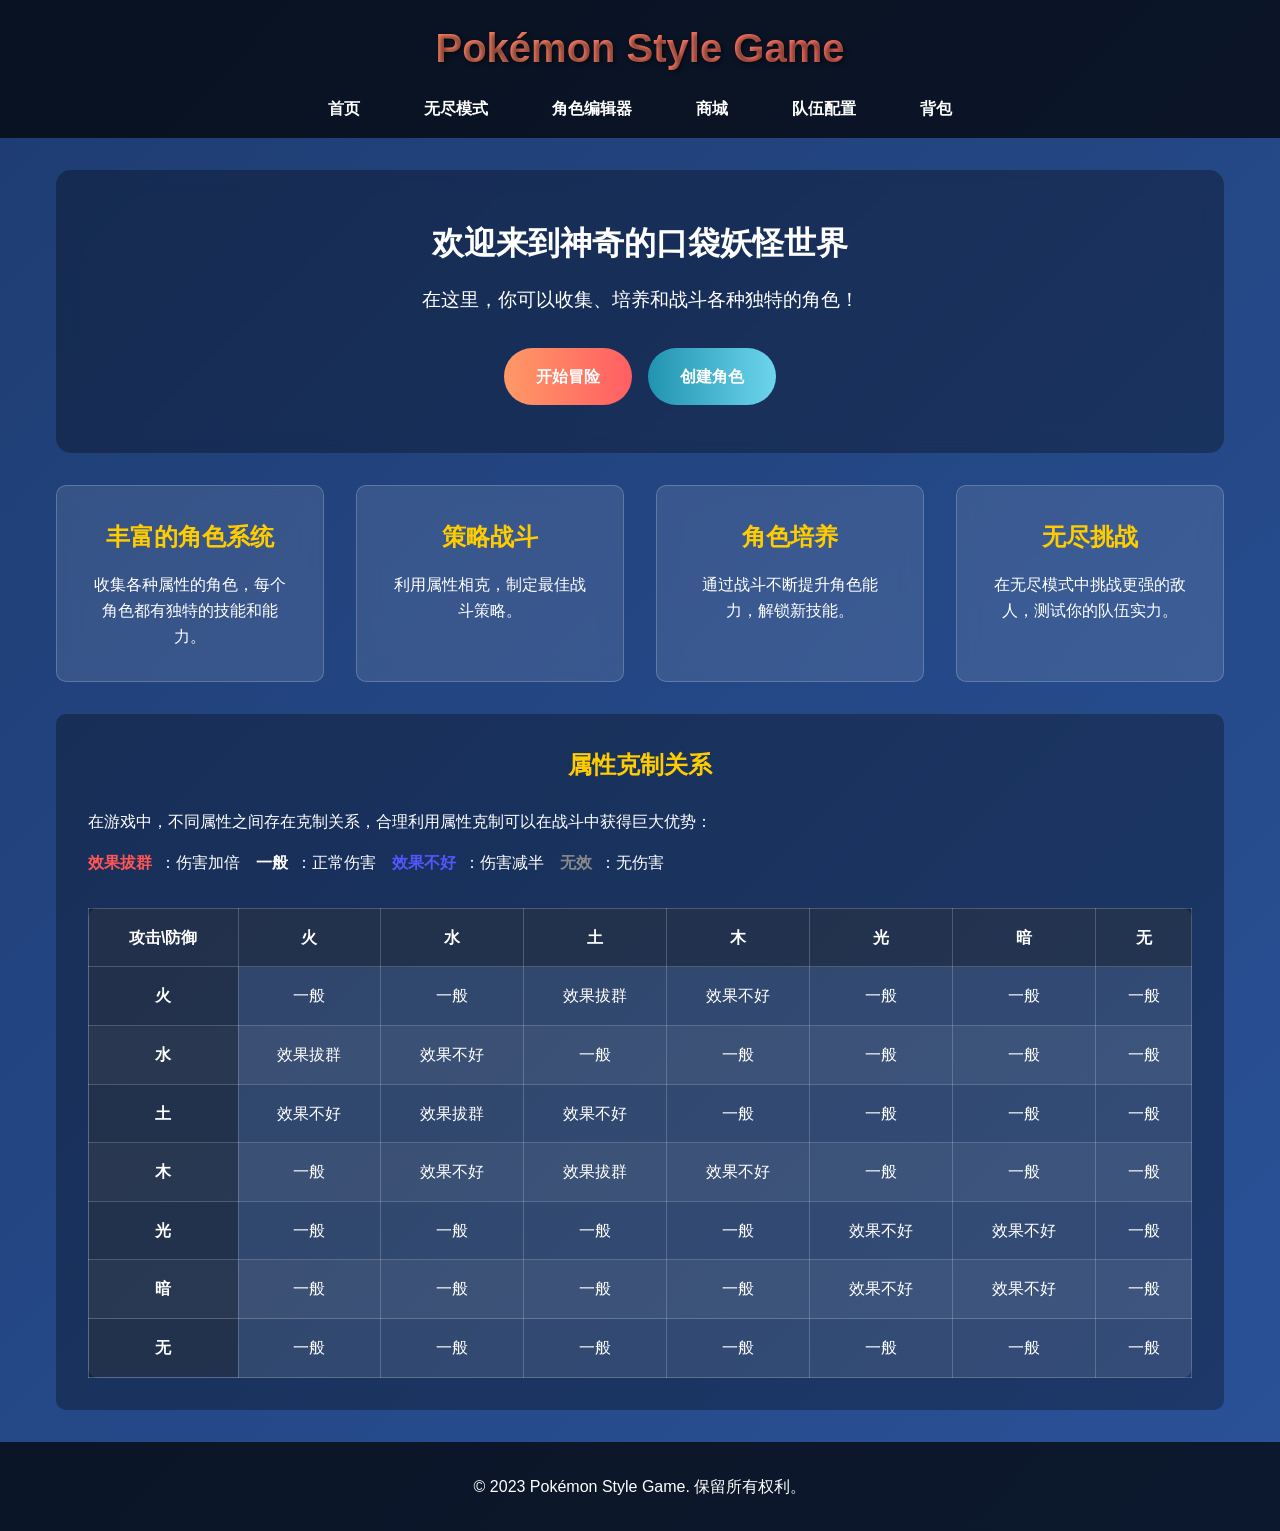
<file: src/index.html>
<!DOCTYPE html>
<html lang="zh">
<head>
    <meta charset="UTF-8">
    <meta name="viewport" content="width=device-width, initial-scale=1.0">
    <title>Pokémon Style Game</title>
    <link rel="stylesheet" href="styles.css">
</head>
<body>
    <header>
        <h1>Pokémon Style Game</h1>
        <nav>
            <ul class="nav-menu">
                <li><a href="index.html">首页</a></li>
                <li><a href="endless.html">无尽模式</a></li>
                <li><a href="character-editor.html">角色编辑器</a></li>
                <li><a href="shop.html">商城</a></li>
                <li><a href="team.html">队伍配置</a></li>
                <li><a href="inventory.html">背包</a></li>
            </ul>
        </nav>
    </header>

    <main>
        <section class="hero">
            <h2>欢迎来到神奇的口袋妖怪世界</h2>
            <p>在这里，你可以收集、培养和战斗各种独特的角色！</p>
            <div class="cta-buttons">
                <a href="endless.html" class="btn primary">开始冒险</a>
                <a href="character-editor.html" class="btn secondary">创建角色</a>
            </div>
        </section>

        <section class="features">
            <div class="feature-card">
                <h3>丰富的角色系统</h3>
                <p>收集各种属性的角色，每个角色都有独特的技能和能力。</p>
            </div>
            <div class="feature-card">
                <h3>策略战斗</h3>
                <p>利用属性相克，制定最佳战斗策略。</p>
            </div>
            <div class="feature-card">
                <h3>角色培养</h3>
                <p>通过战斗不断提升角色能力，解锁新技能。</p>
            </div>
            <div class="feature-card">
                <h3>无尽挑战</h3>
                <p>在无尽模式中挑战更强的敌人，测试你的队伍实力。</p>
            </div>
        </section>

        <!-- 属性克制关系解释 -->
        <section class="type-effectiveness">
            <h2>属性克制关系</h2>
            <div class="effectiveness-explanation">
                <p>在游戏中，不同属性之间存在克制关系，合理利用属性克制可以在战斗中获得巨大优势：</p>
                <ul>
                    <li><span class="effectiveness-super">效果拔群</span>：伤害加倍</li>
                    <li><span class="effectiveness-normal">一般</span>：正常伤害</li>
                    <li><span class="effectiveness-not">效果不好</span>：伤害减半</li>
                    <li><span class="effectiveness-none">无效</span>：无伤害</li>
                </ul>
            </div>
            
            <div class="effectiveness-table">
                <table>
                    <thead>
                        <tr>
                            <th>攻击\防御</th>
                            <th>火</th>
                            <th>水</th>
                            <th>土</th>
                            <th>木</th>
                            <th>光</th>
                            <th>暗</th>
                            <th>无</th>
                        </tr>
                    </thead>
                    <tbody>
                        <tr>
                            <th>火</th>
                            <td>一般</td>
                            <td>一般</td>
                            <td>效果拔群</td>
                            <td>效果不好</td>
                            <td>一般</td>
                            <td>一般</td>
                            <td>一般</td>
                        </tr>
                        <tr>
                            <th>水</th>
                            <td>效果拔群</td>
                            <td>效果不好</td>
                            <td>一般</td>
                            <td>一般</td>
                            <td>一般</td>
                            <td>一般</td>
                            <td>一般</td>
                        </tr>
                        <tr>
                            <th>土</th>
                            <td>效果不好</td>
                            <td>效果拔群</td>
                            <td>效果不好</td>
                            <td>一般</td>
                            <td>一般</td>
                            <td>一般</td>
                            <td>一般</td>
                        </tr>
                        <tr>
                            <th>木</th>
                            <td>一般</td>
                            <td>效果不好</td>
                            <td>效果拔群</td>
                            <td>效果不好</td>
                            <td>一般</td>
                            <td>一般</td>
                            <td>一般</td>
                        </tr>
                        <tr>
                            <th>光</th>
                            <td>一般</td>
                            <td>一般</td>
                            <td>一般</td>
                            <td>一般</td>
                            <td>效果不好</td>
                            <td>效果不好</td>
                            <td>一般</td>
                        </tr>
                        <tr>
                            <th>暗</th>
                            <td>一般</td>
                            <td>一般</td>
                            <td>一般</td>
                            <td>一般</td>
                            <td>效果不好</td>
                            <td>效果不好</td>
                            <td>一般</td>
                        </tr>
                        <tr>
                            <th>无</th>
                            <td>一般</td>
                            <td>一般</td>
                            <td>一般</td>
                            <td>一般</td>
                            <td>一般</td>
                            <td>一般</td>
                            <td>一般</td>
                        </tr>
                    </tbody>
                </table>
            </div>
        </section>
    </main>

    <footer>
        <p>&copy; 2023 Pokémon Style Game. 保留所有权利。</p>
    </footer>

    <script src="script.js"></script>
</body>
</html>
</file>
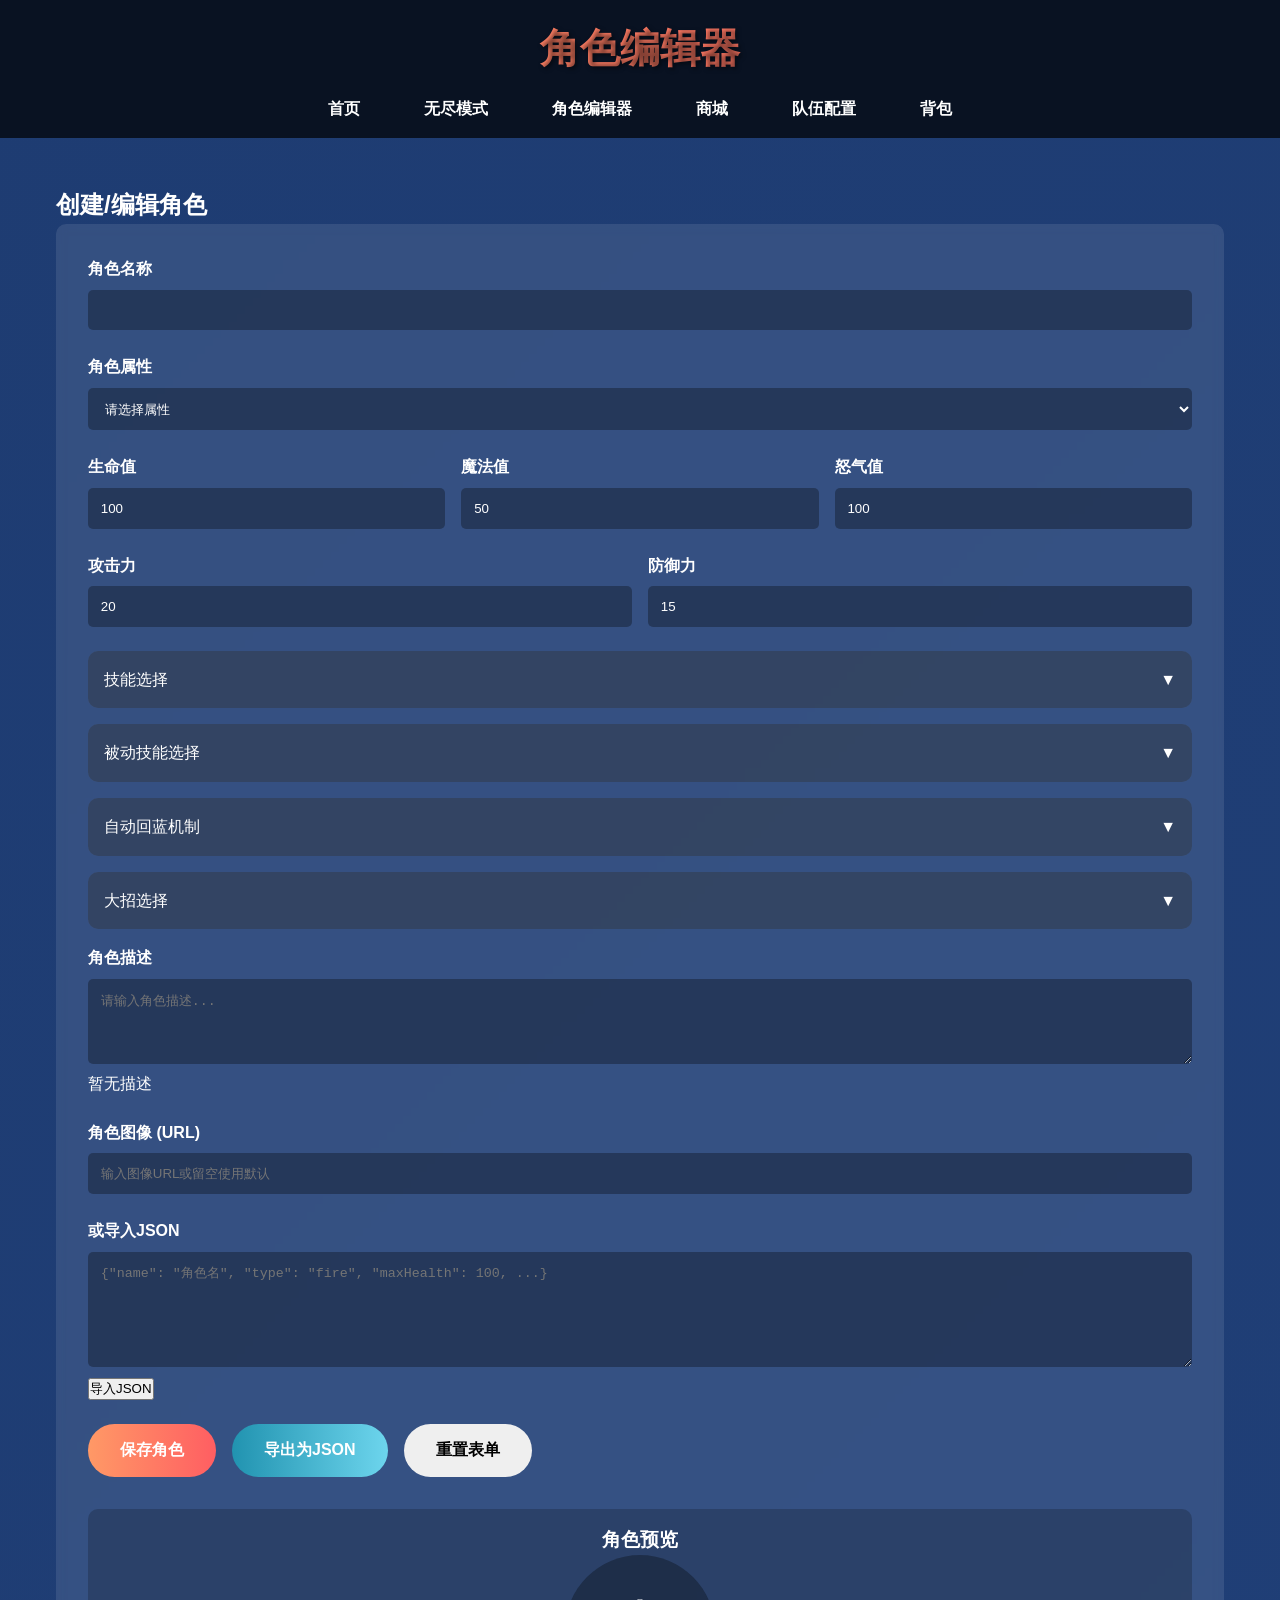
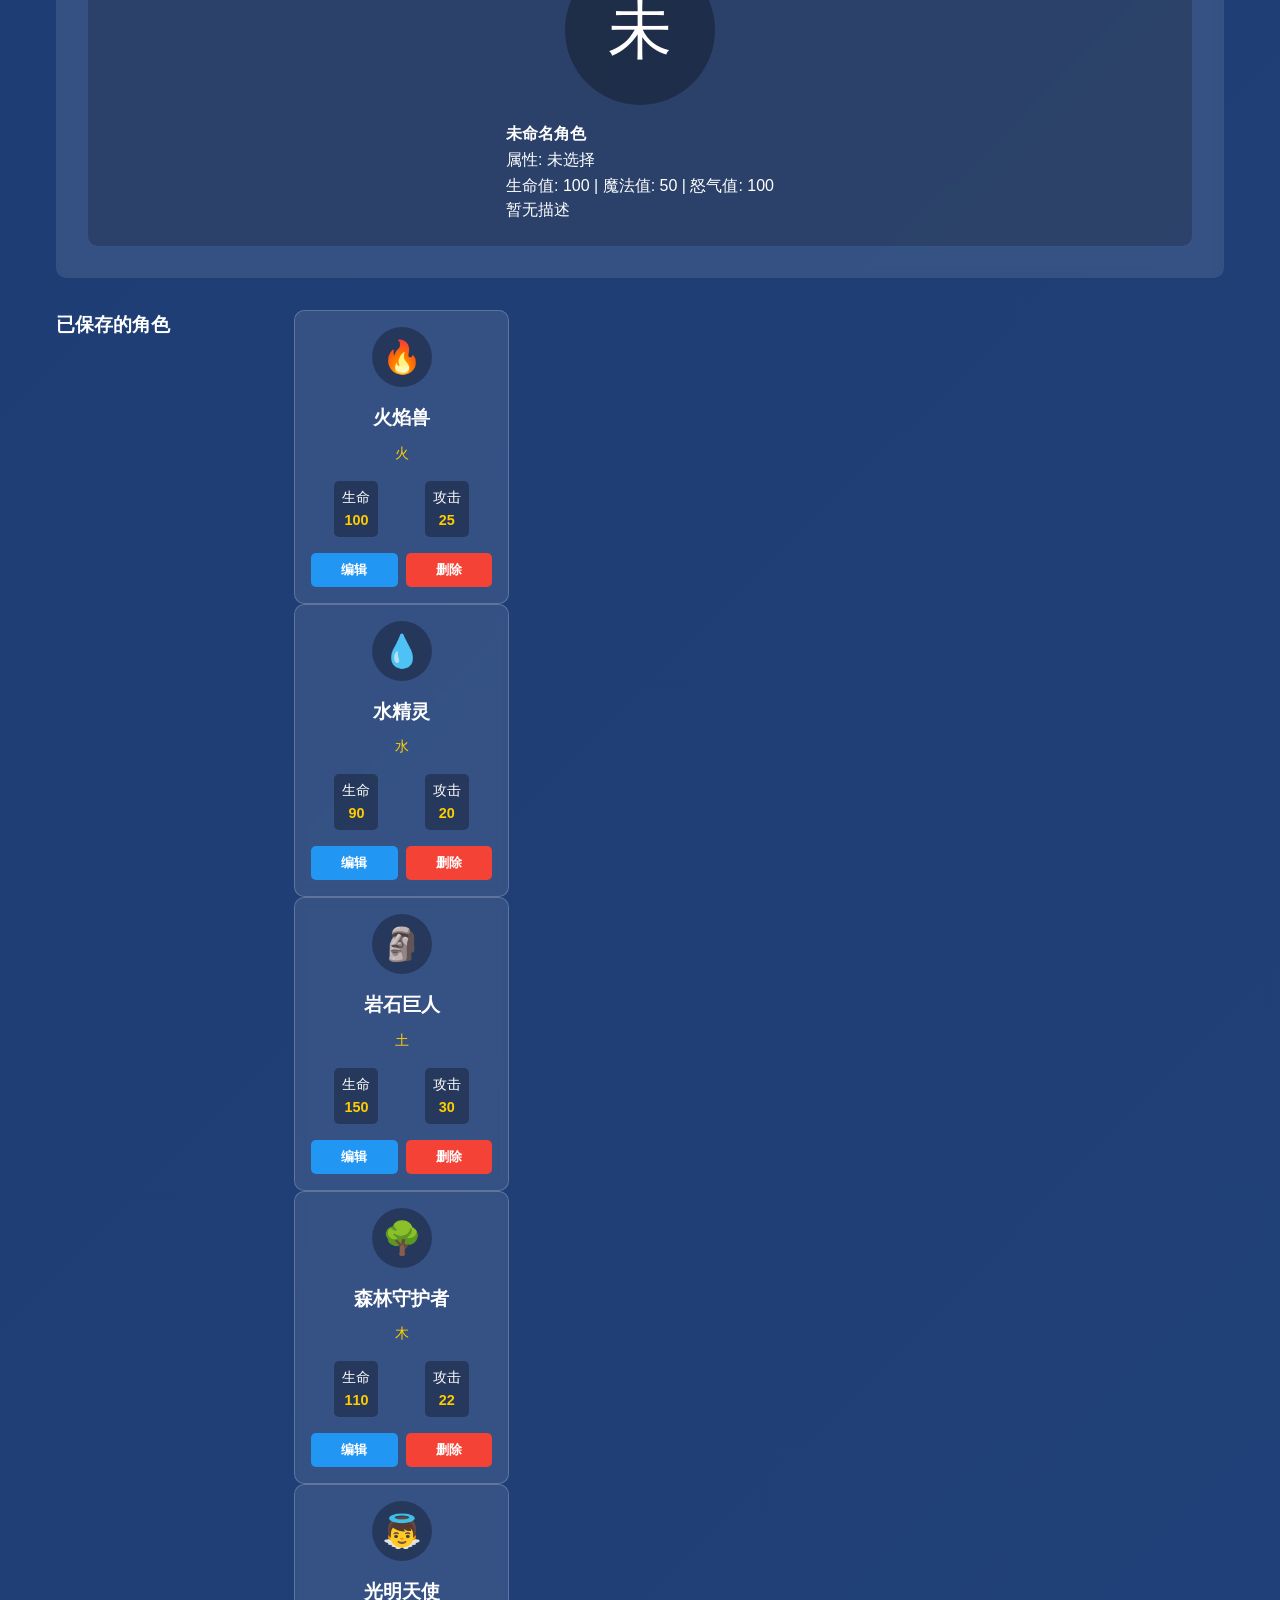
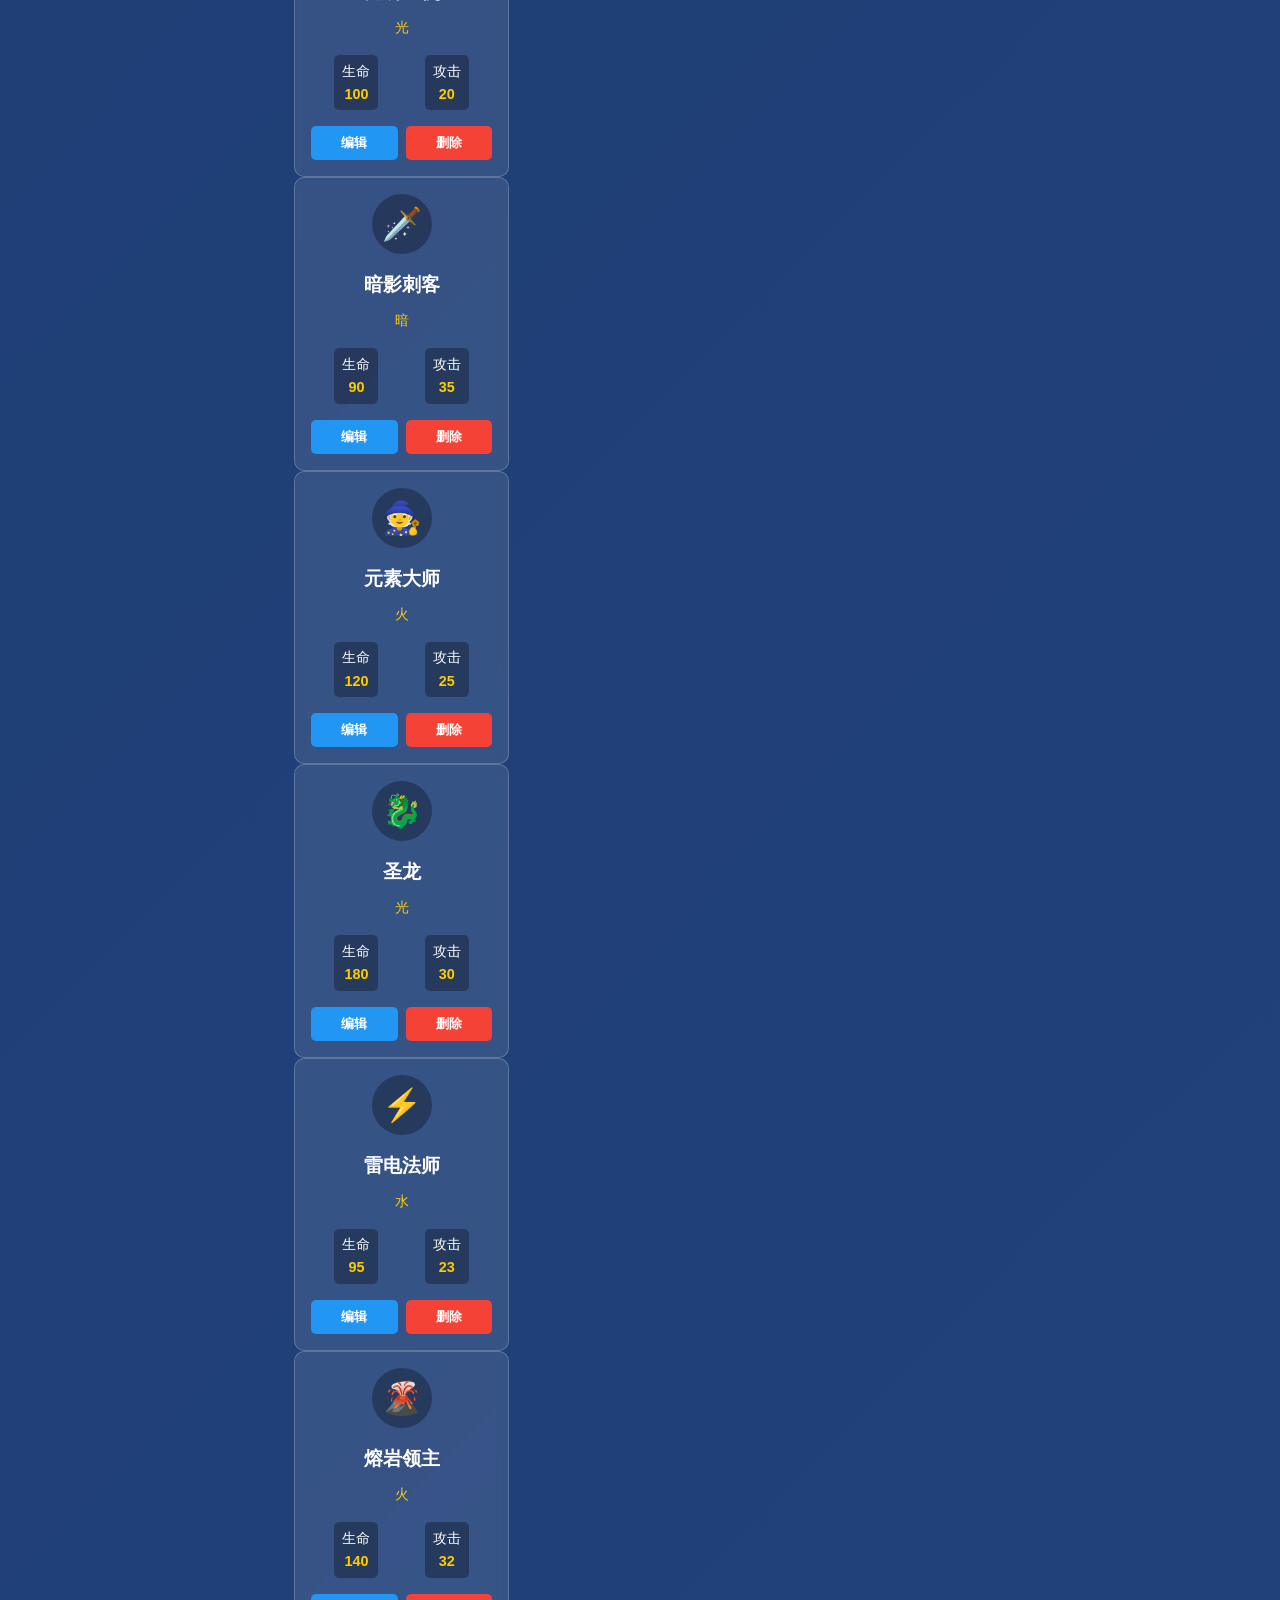
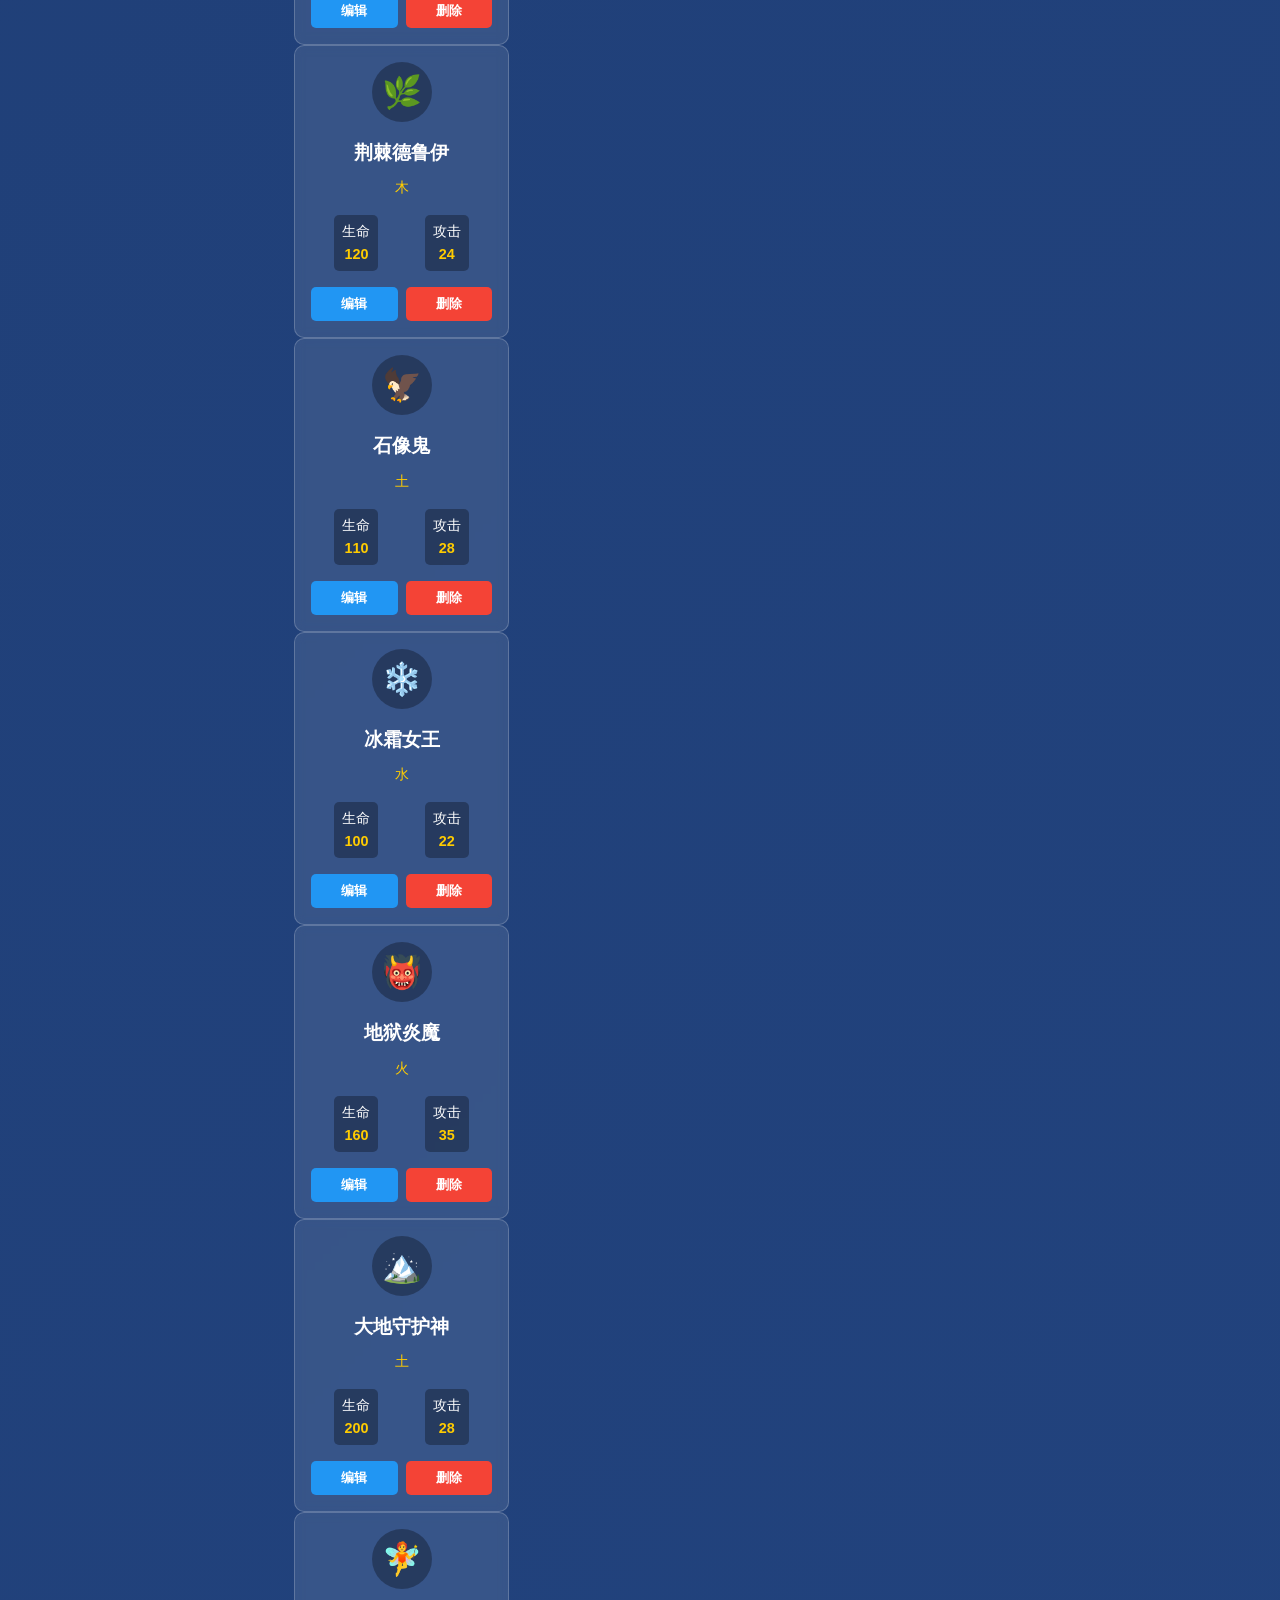
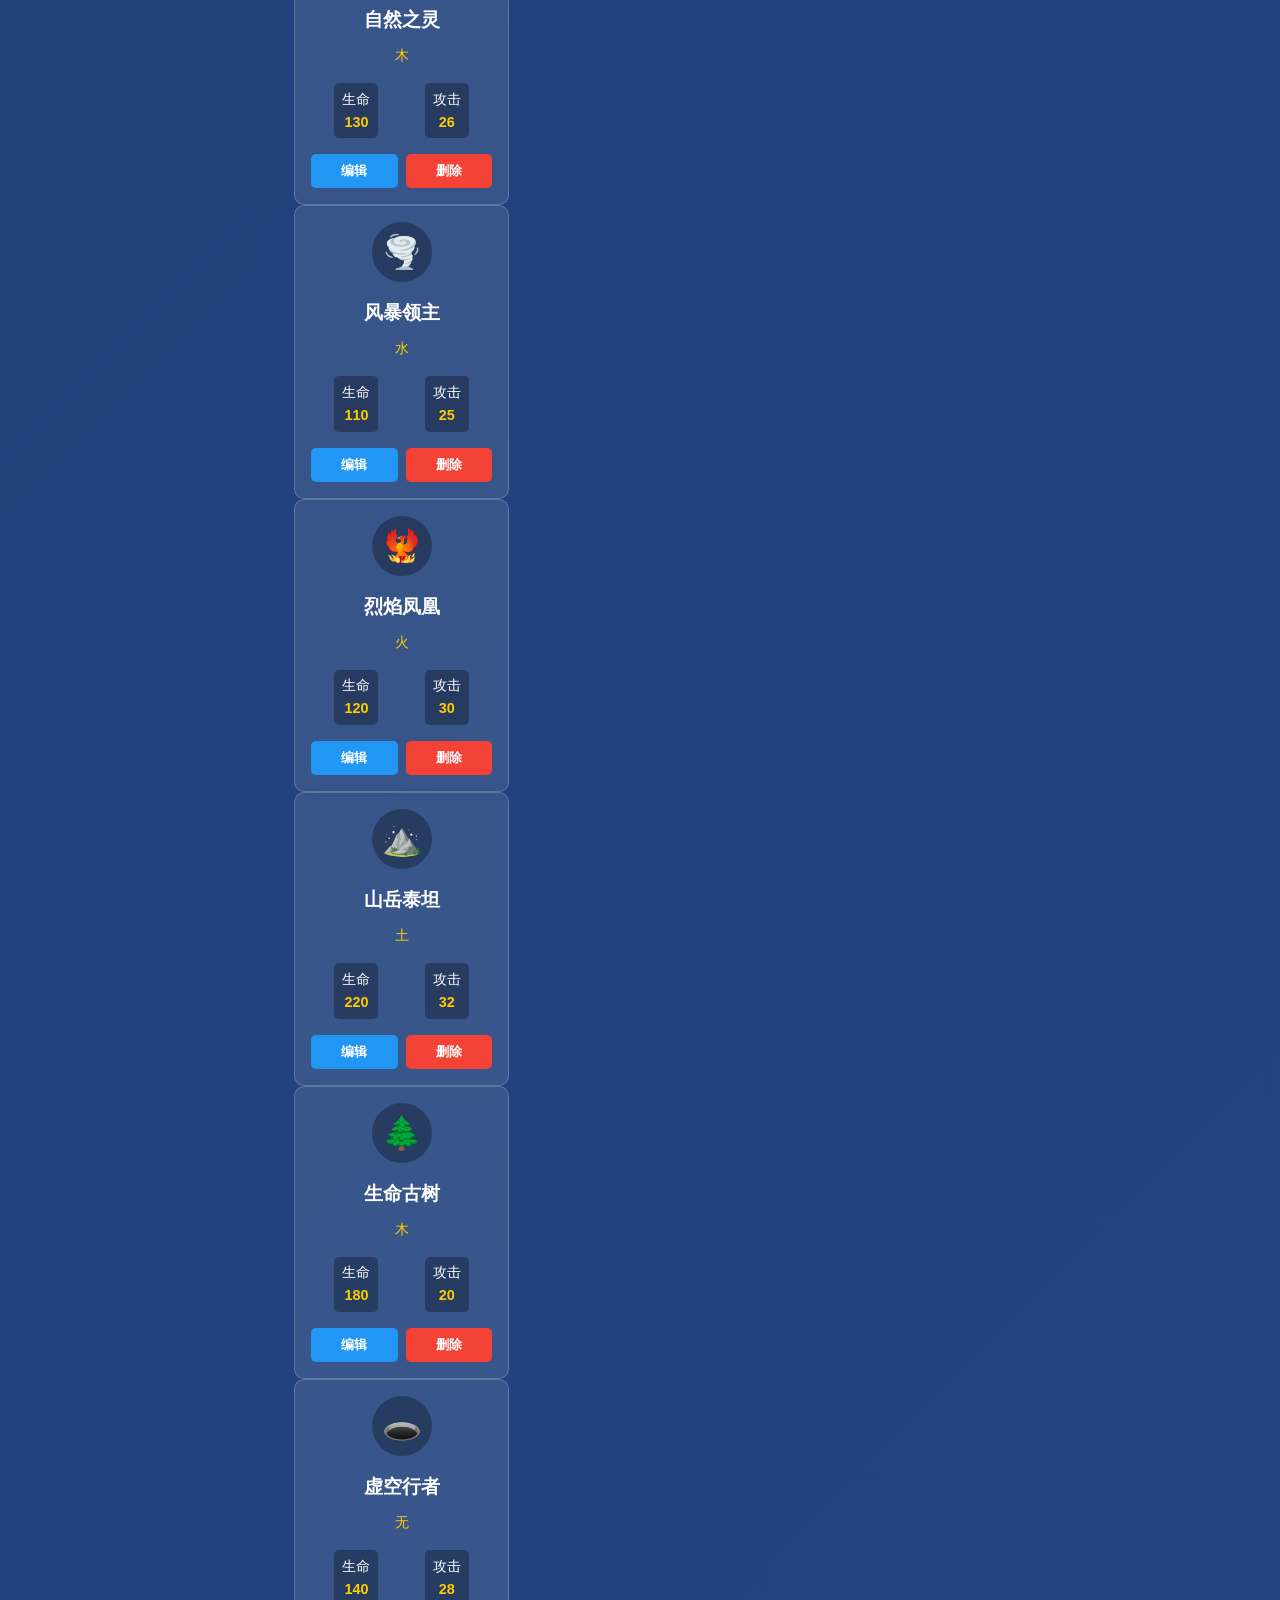
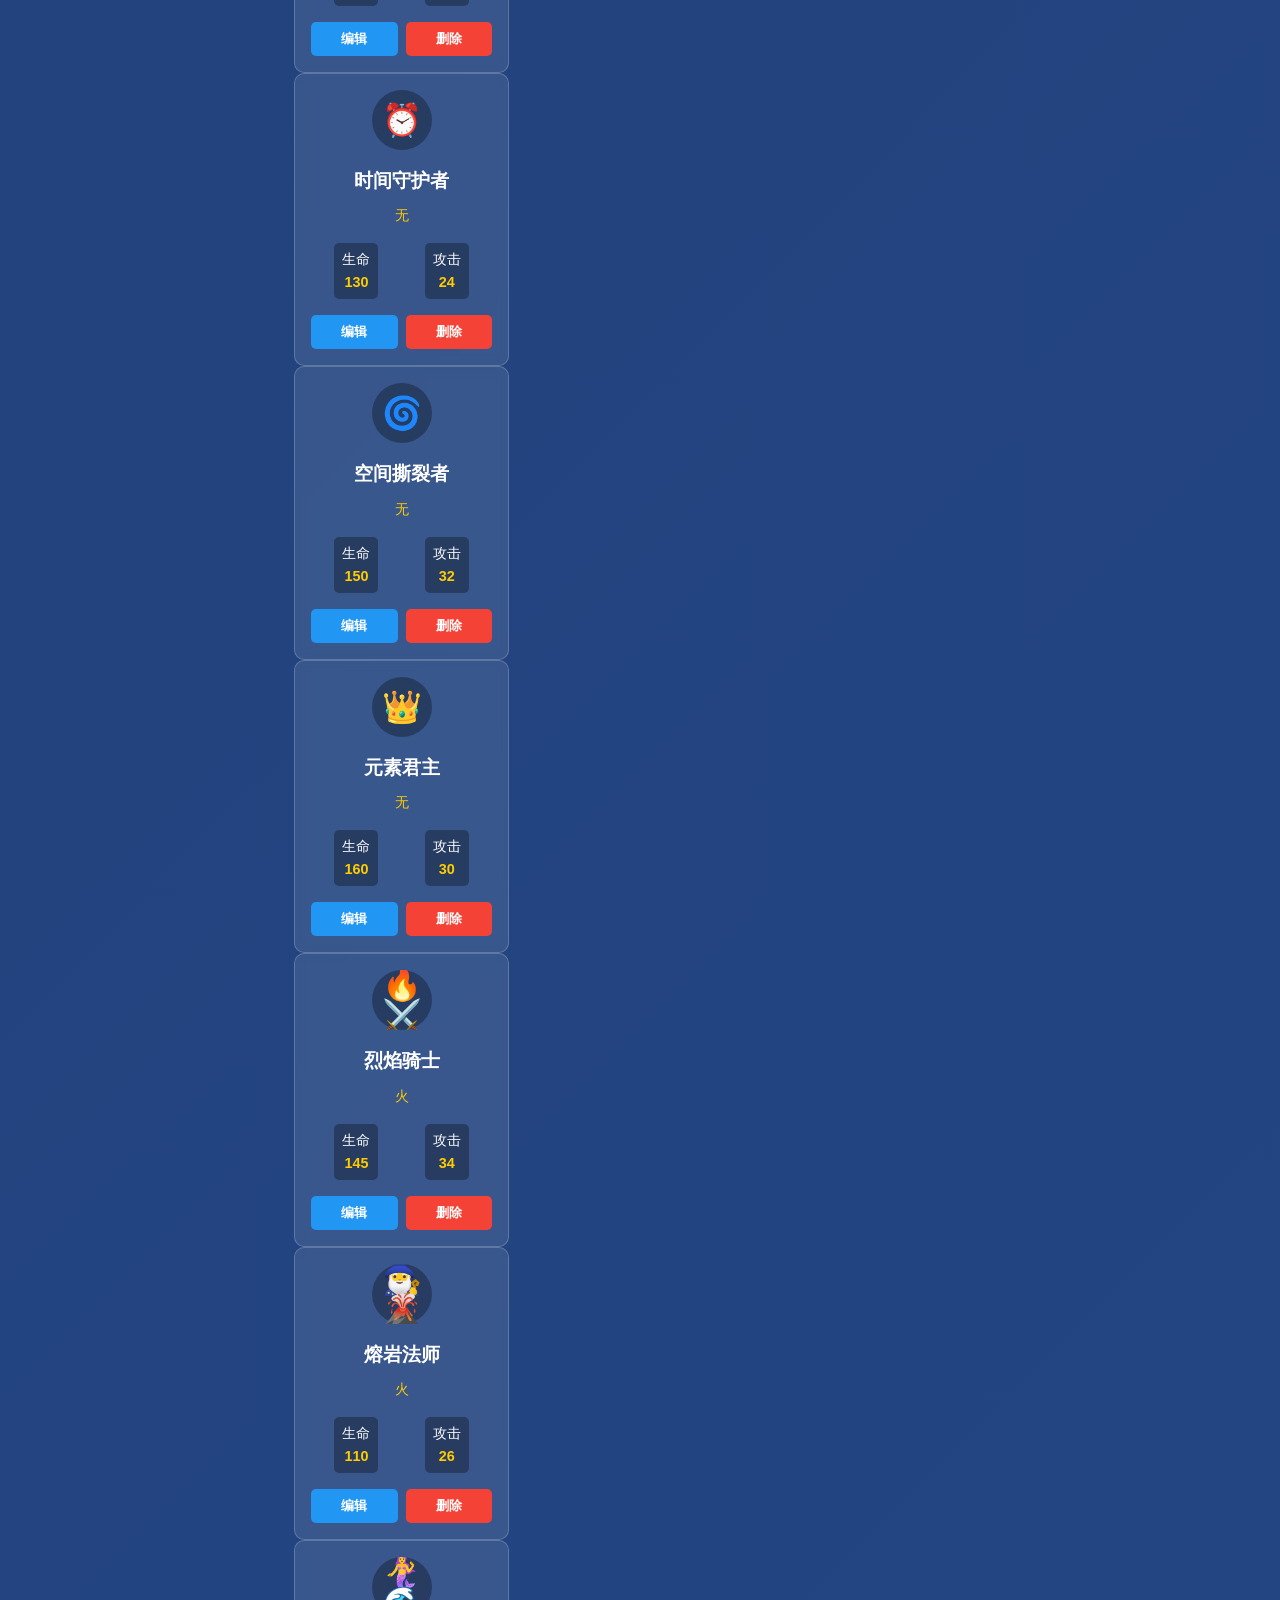
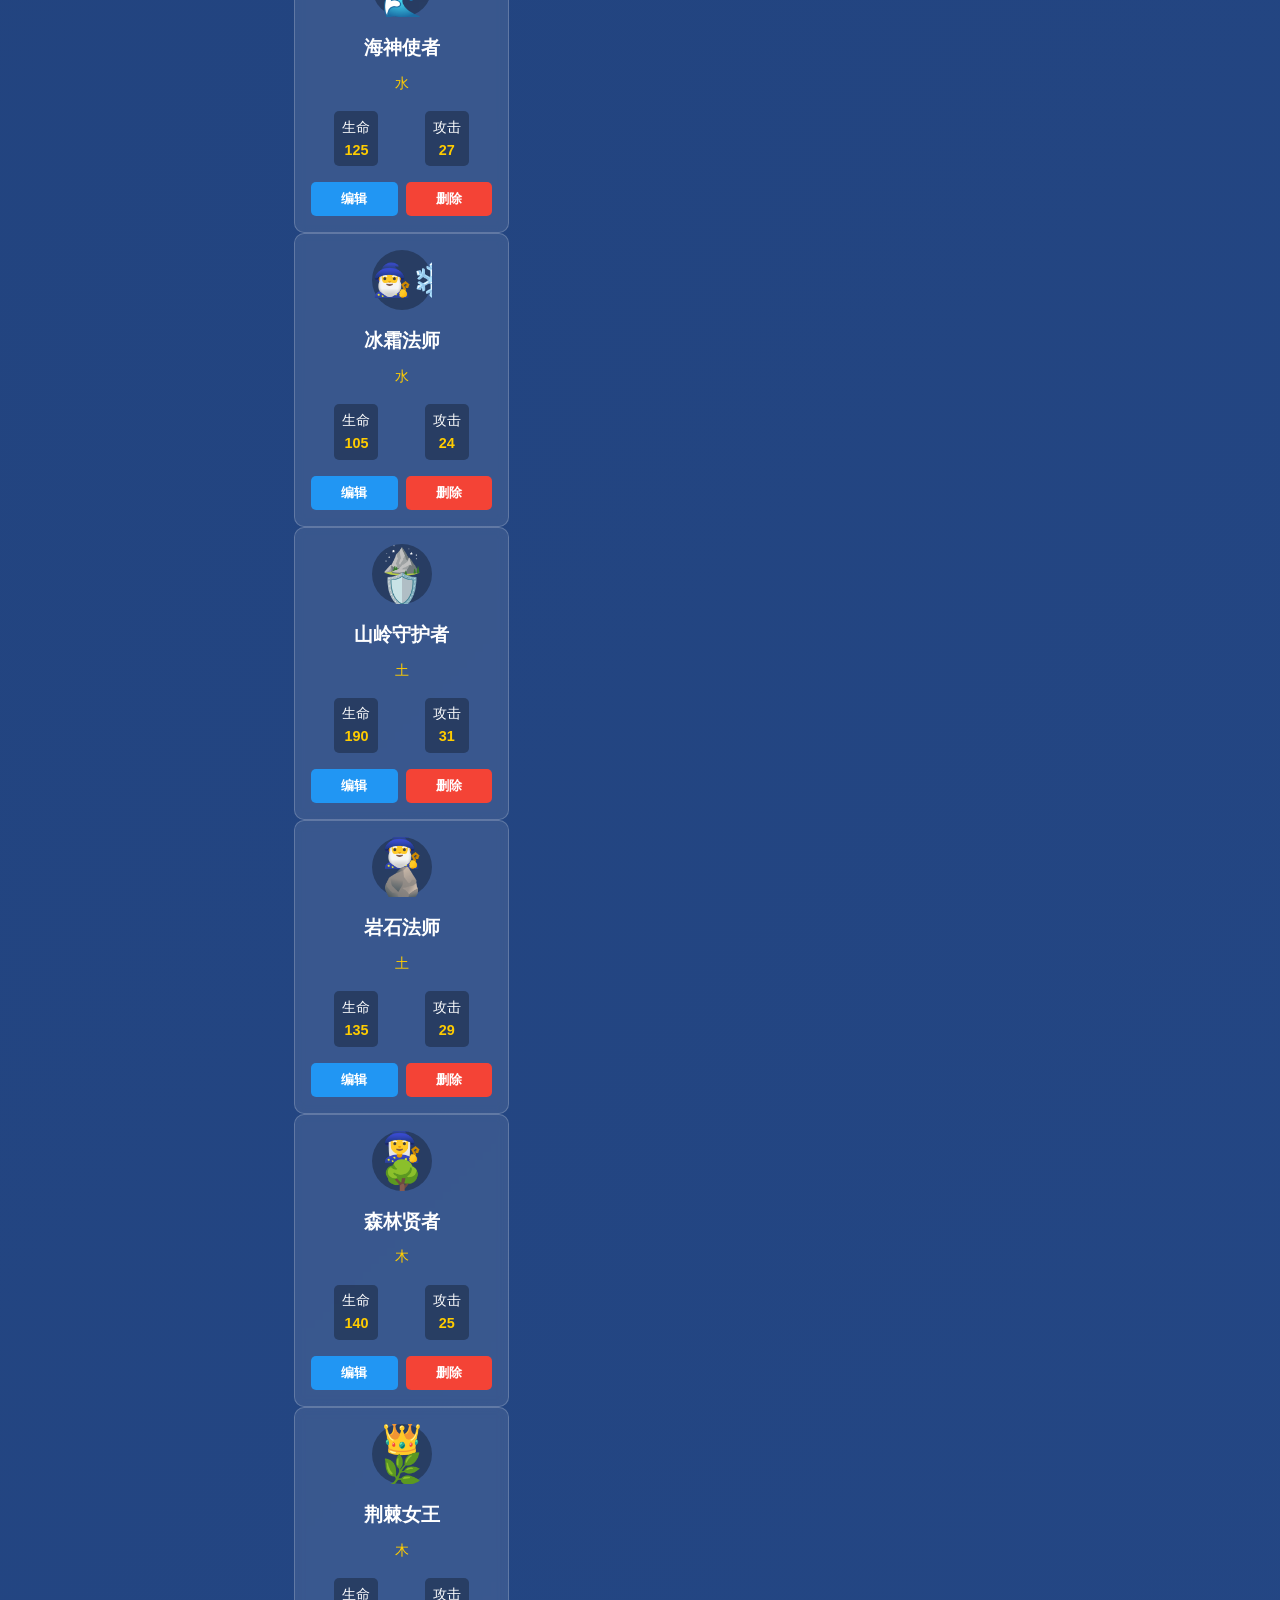
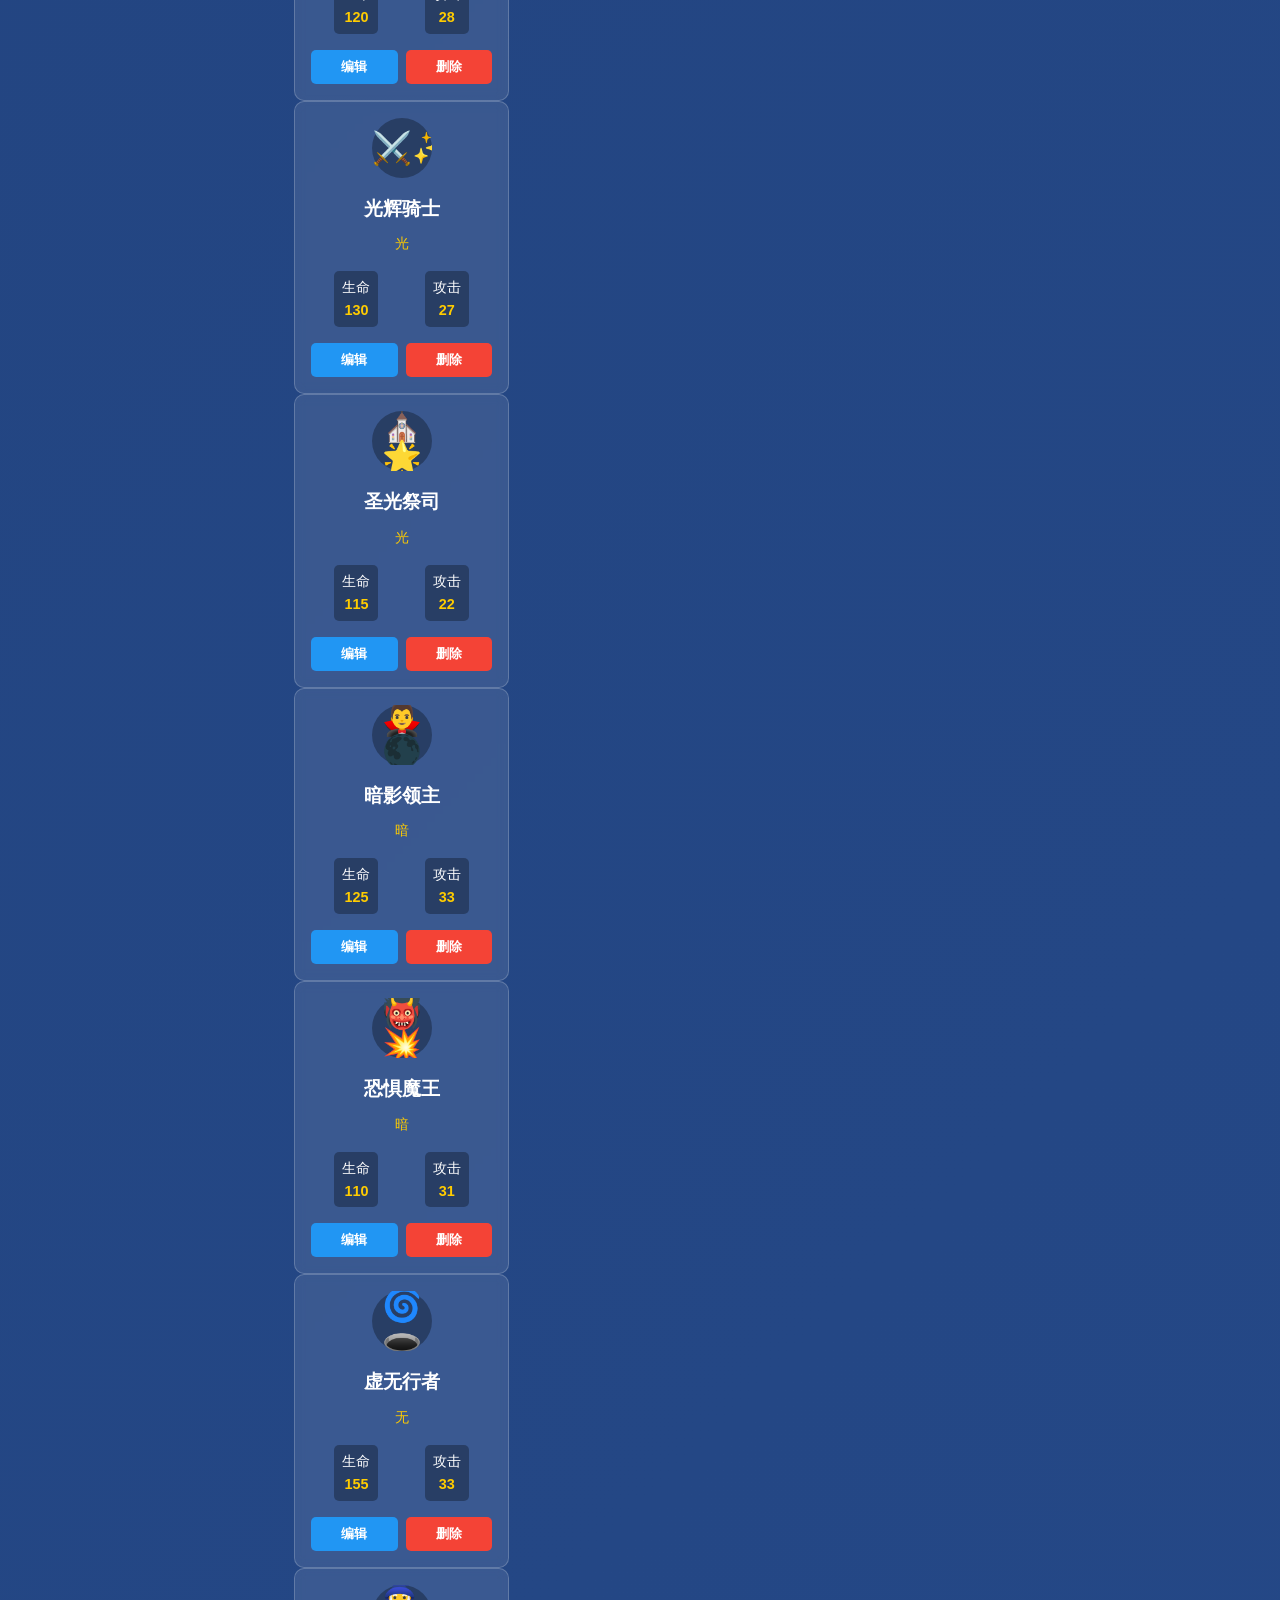
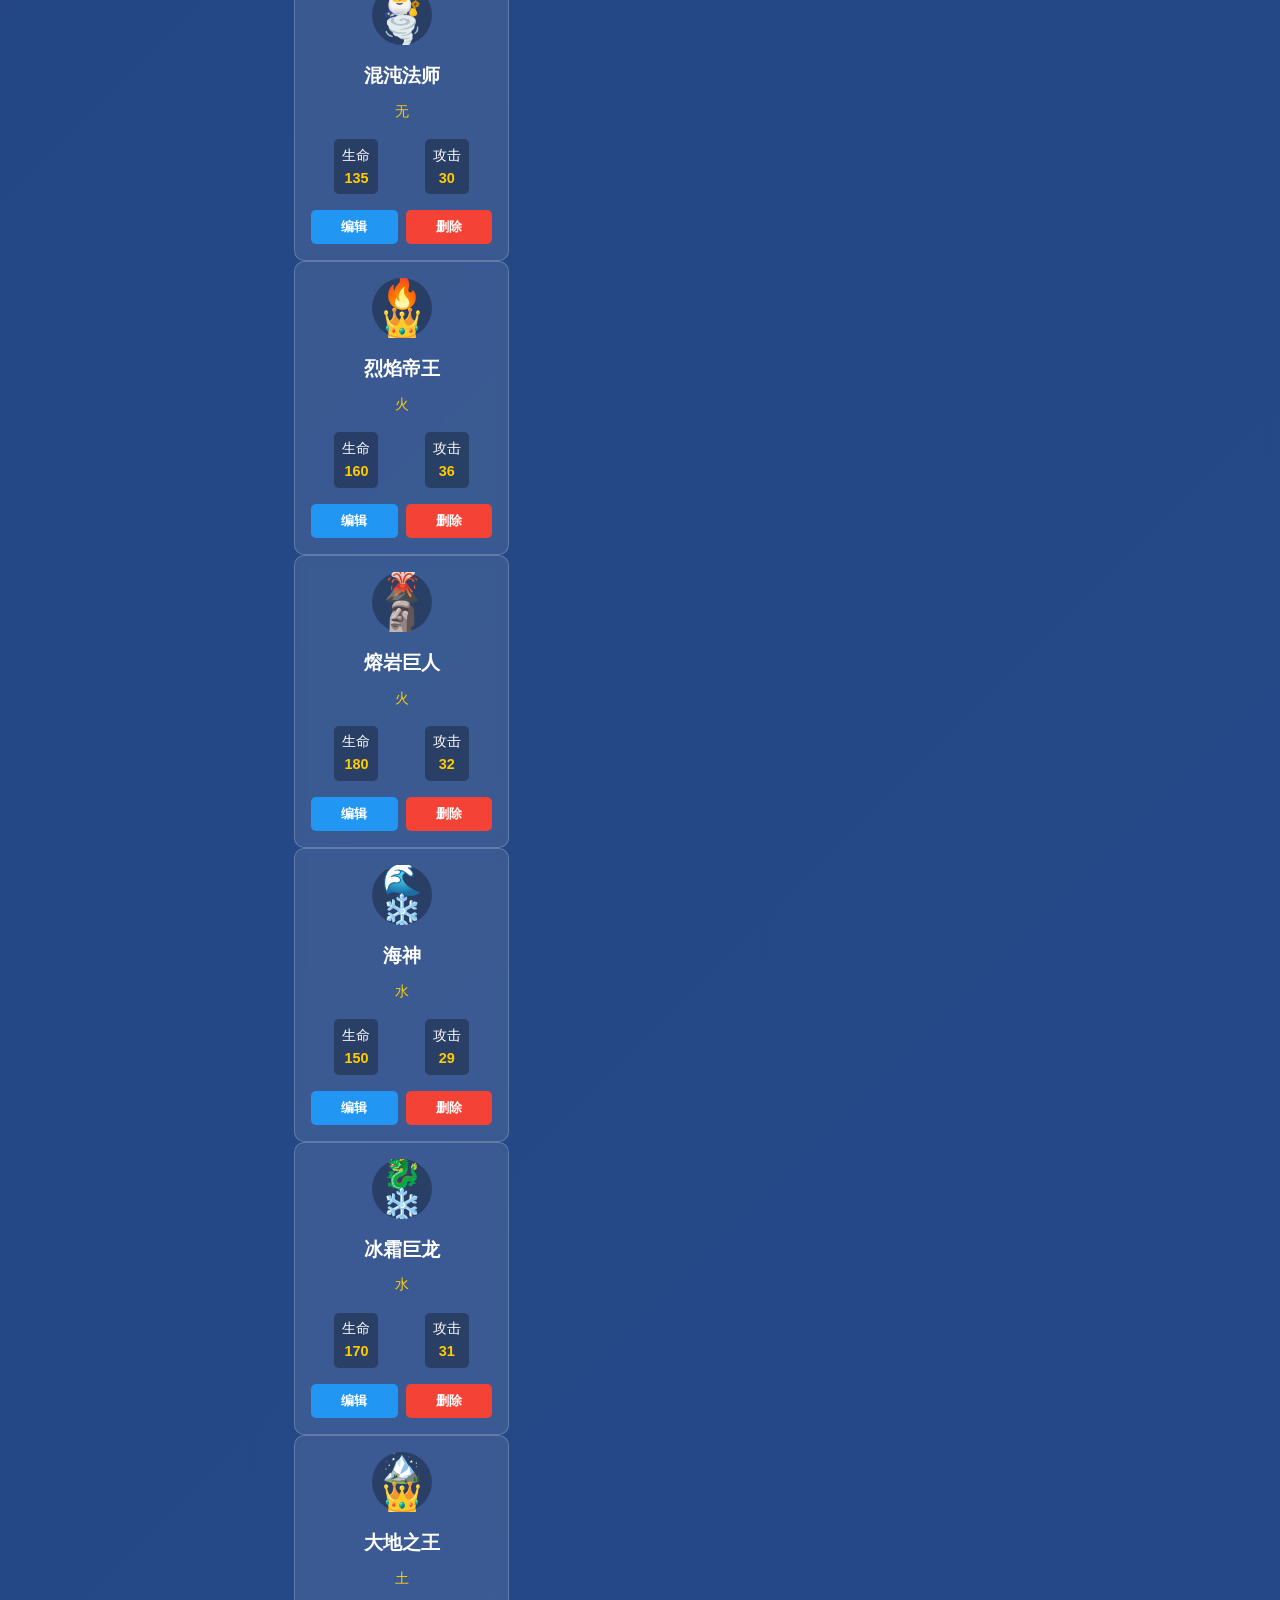
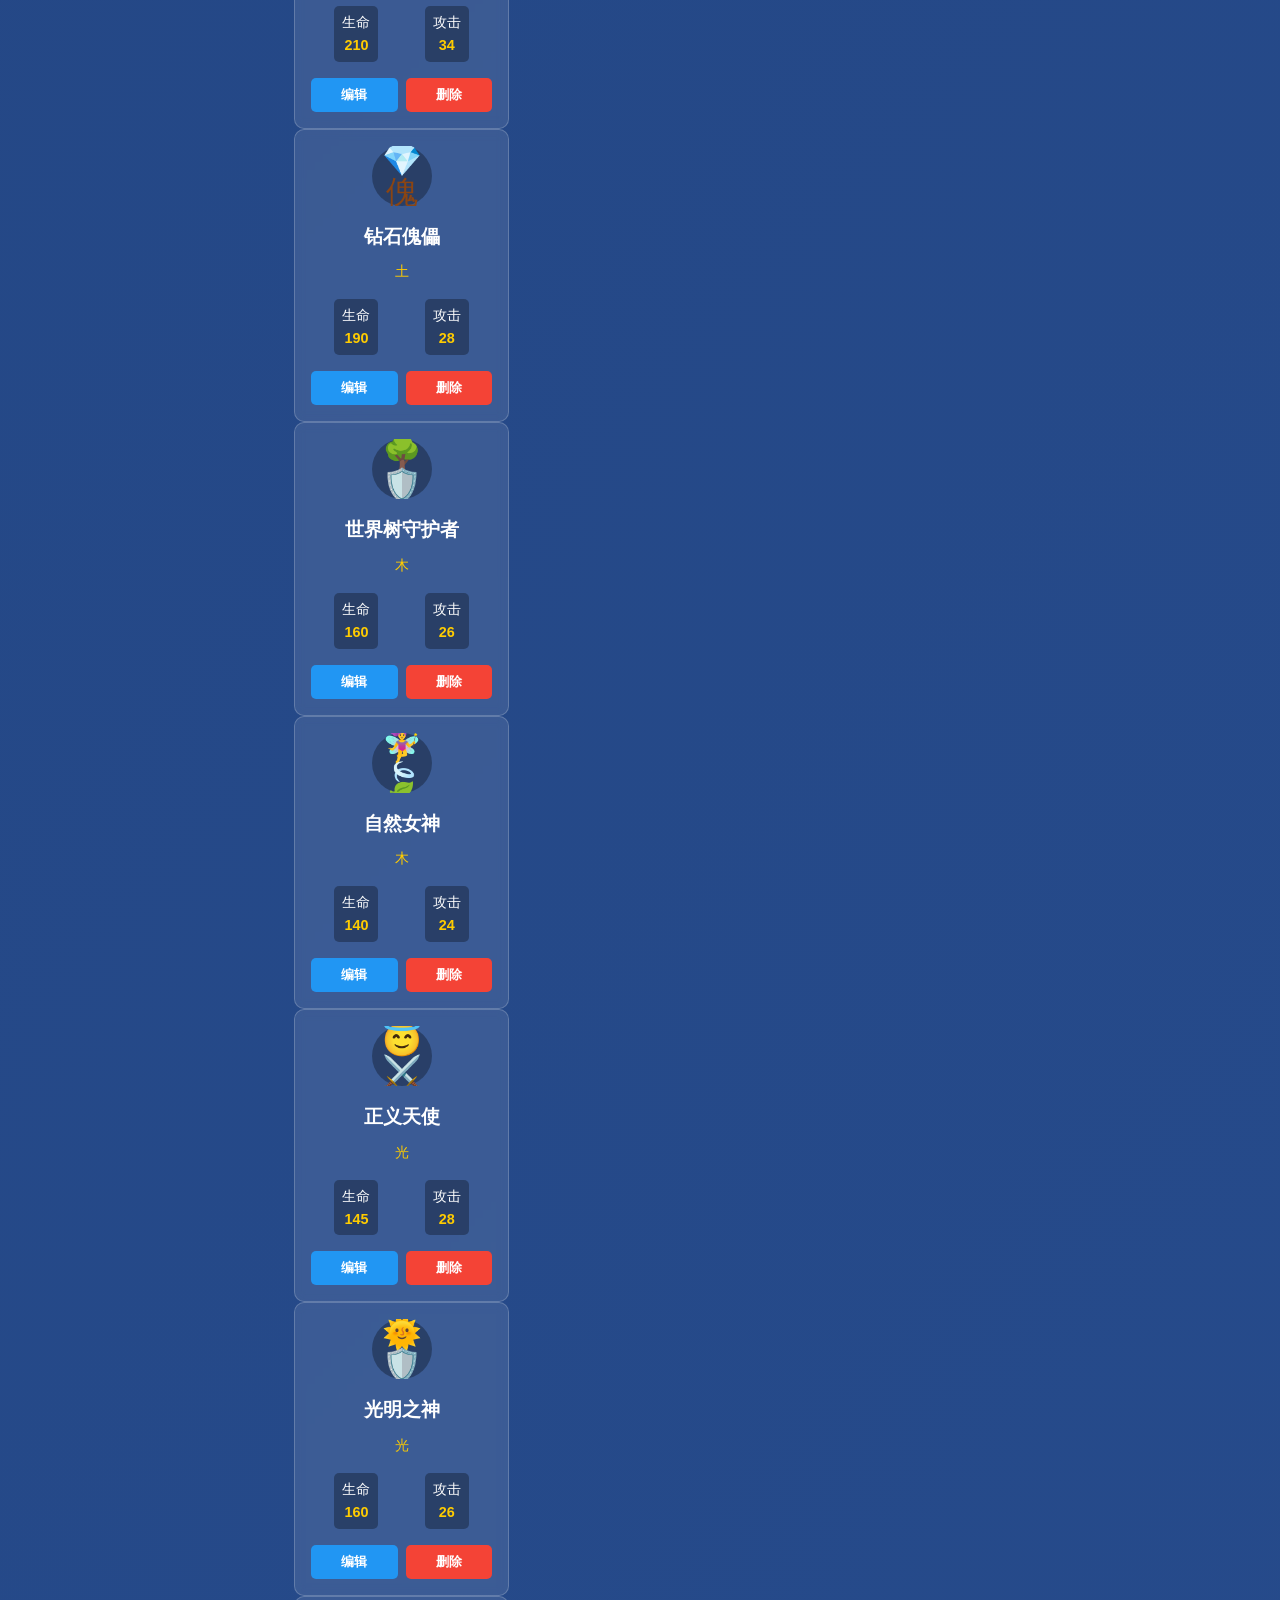
<file: src/character-editor.html>
<!DOCTYPE html>
<html lang="zh">
<head>
    <meta charset="UTF-8">
    <meta name="viewport" content="width=device-width, initial-scale=1.0">
    <title>角色编辑器 - Pokémon Style Game</title>
    <link rel="stylesheet" href="styles.css">
</head>
<body>
    <header>
        <h1>角色编辑器</h1>
        <nav>
            <ul class="nav-menu">
                <li><a href="index.html">首页</a></li>
                <li><a href="endless.html">无尽模式</a></li>
                <li><a href="character-editor.html">角色编辑器</a></li>
                <li><a href="shop.html">商城</a></li>
                <li><a href="team.html">队伍配置</a></li>
                <li><a href="inventory.html">背包</a></li>
            </ul>
        </nav>
    </header>

    <main class="game-container">
        <h2>创建/编辑角色</h2>
        
        <div class="editor-container">
            <form id="character-form">
                <div class="form-group">
                    <label for="character-name">角色名称</label>
                    <input type="text" id="character-name" required>
                </div>
                
                <div class="form-group">
                    <label for="character-type">角色属性</label>
                    <select id="character-type" required>
                        <option value="">请选择属性</option>
                        <option value="fire">火</option>
                        <option value="water">水</option>
                        <option value="earth">土</option>
                        <option value="wood">木</option>
                        <option value="light">光</option>
                        <option value="dark">暗</option>
                        <option value="none">无</option>
                    </select>
                </div>
                
                <div class="form-row" style="display: flex; gap: 1rem; flex-wrap: wrap;">
                    <div class="form-group" style="flex: 1; min-width: 150px;">
                        <label for="character-health">生命值</label>
                        <input type="number" id="character-health" min="1" max="999" value="100" required>
                    </div>
                    
                    <div class="form-group" style="flex: 1; min-width: 150px;">
                        <label for="character-mana">魔法值</label>
                        <input type="number" id="character-mana" min="0" max="999" value="50" required>
                    </div>
                    
                    <div class="form-group" style="flex: 1; min-width: 150px;">
                        <label for="character-rage">怒气值</label>
                        <input type="number" id="character-rage" min="0" max="999" value="100" required>
                    </div>
                </div>
                
                <div class="form-row" style="display: flex; gap: 1rem; flex-wrap: wrap;">
                    <div class="form-group" style="flex: 1; min-width: 150px;">
                        <label for="character-attack">攻击力</label>
                        <input type="number" id="character-attack" min="1" max="999" value="20" required>
                    </div>
                    
                    <div class="form-group" style="flex: 1; min-width: 150px;">
                        <label for="character-defense">防御力</label>
                        <input type="number" id="character-defense" min="1" max="999" value="15" required>
                    </div>
                </div>
                
                <div class="collapsible">
                    <div class="collapsible-header" id="skills-header">
                        <span>技能选择</span>
                        <span class="expand-icon">▼</span>
                    </div>
                    <div class="collapsible-content" id="skills-content">
                        <div class="form-group">
                            <div class="search-box" style="margin-bottom: 1rem;">
                                <input type="text" id="skills-search" placeholder="搜索技能...">
                            </div>
                            <label for="character-skills">主动技能</label>
                            <select id="character-skills" multiple size="5">
                                <!-- 技能选项将通过JavaScript动态生成 -->
                            </select>
                            <small>按住 Ctrl (Windows) 或 Command (Mac) 选择多个技能</small>
                            <div id="selected-skills-preview" class="selection-preview"></div>
                        </div>
                    </div>
                </div>
                
                <div class="collapsible">
                    <div class="collapsible-header" id="passives-header">
                        <span>被动技能选择</span>
                        <span class="expand-icon">▼</span>
                    </div>
                    <div class="collapsible-content" id="passives-content">
                        <div class="form-group">
                            <div class="search-box" style="margin-bottom: 1rem;">
                                <input type="text" id="passives-search" placeholder="搜索被动技能...">
                            </div>
                            <label for="character-passives">被动技能</label>
                            <select id="character-passives" multiple size="4">
                                <!-- 被动技能选项将通过JavaScript动态生成 -->
                            </select>
                            <small>按住 Ctrl (Windows) 或 Command (Mac) 选择多个被动技能</small>
                            <div id="selected-passives-preview" class="selection-preview"></div>
                        </div>
                    </div>
                </div>
                
                <div class="collapsible">
                    <div class="collapsible-header" id="manaregen-header">
                        <span>自动回蓝机制</span>
                        <span class="expand-icon">▼</span>
                    </div>
                    <div class="collapsible-content" id="manaregen-content">
                        <div class="form-group">
                            <div class="search-box" style="margin-bottom: 1rem;">
                                <input type="text" id="manaregen-search" placeholder="搜索回蓝机制...">
                            </div>
                            <label for="character-manaregen">自动回蓝机制</label>
                            <select id="character-manaregen">
                                <option value="">无</option>
                                <!-- 自动回蓝机制选项将通过JavaScript动态生成 -->
                            </select>
                            <div id="selected-manaregen-preview" class="selection-preview"></div>
                        </div>
                    </div>
                </div>
                
                <div class="collapsible">
                    <div class="collapsible-header" id="ultimates-header">
                        <span>大招选择</span>
                        <span class="expand-icon">▼</span>
                    </div>
                    <div class="collapsible-content" id="ultimates-content">
                        <div class="form-group">
                            <div class="search-box" style="margin-bottom: 1rem;">
                                <input type="text" id="ultimates-search" placeholder="搜索大招...">
                            </div>
                            <label for="character-ultimates">大招</label>
                            <select id="character-ultimates" multiple size="4">
                                <!-- 大招选项将通过JavaScript动态生成 -->
                            </select>
                            <small>按住 Ctrl (Windows) 或 Command (Mac) 选择多个大招</small>
                            <div id="selected-ultimates-preview" class="selection-preview"></div>
                        </div>
                    </div>
                </div>
                
                <div class="form-group">
                    <label for="character-description">角色描述</label>
                    <textarea id="character-description" rows="4" placeholder="请输入角色描述..."></textarea>
                    <div class="description-preview" id="description-preview">
                        <p class="description-text short" id="description-text">暂无描述</p>
                        <button type="button" class="toggle-description" id="toggle-description" style="display: none;">展开</button>
                    </div>
                </div>
                
                <div class="form-group">
                    <label for="character-image">角色图像 (URL)</label>
                    <input type="text" id="character-image" placeholder="输入图像URL或留空使用默认">
                </div>
                
                <div class="form-group">
                    <label for="character-json">或导入JSON</label>
                    <textarea id="character-json" rows="6" placeholder='{"name": "角色名", "type": "fire", "maxHealth": 100, ...}'></textarea>
                    <button type="button" id="import-json-btn">导入JSON</button>
                </div>
                
                <div class="form-actions" style="display: flex; gap: 1rem; flex-wrap: wrap;">
                    <button type="submit" class="btn primary">保存角色</button>
                    <button type="button" id="export-json-btn" class="btn secondary">导出为JSON</button>
                    <button type="button" id="reset-form-btn" class="btn">重置表单</button>
                </div>
            </form>
            
            <div class="character-preview">
                <h3>角色预览</h3>
                <div class="preview-image" id="preview-image">
                    <span>?</span>
                </div>
                <div id="preview-info">
                    <h4 id="preview-name">未命名角色</h4>
                    <p id="preview-type">属性: 未选择</p>
                    <p id="preview-stats">生命值: 100 | 魔法值: 50 | 怒气值: 100</p>
                    <p id="preview-desc" class="description-text short">暂无描述</p>
                    <button type="button" class="toggle-description" id="preview-toggle-description" style="display: none;">展开</button>
                </div>
            </div>
        </div>
        
        <div class="character-grid">
            <h3>已保存的角色</h3>
            <div id="saved-characters">
                <!-- 角色将通过JavaScript动态生成 -->
            </div>
        </div>
    </main>

    <script src="script.js"></script>
    <script src="character-editor.js"></script>
</body>
</html>
</file>
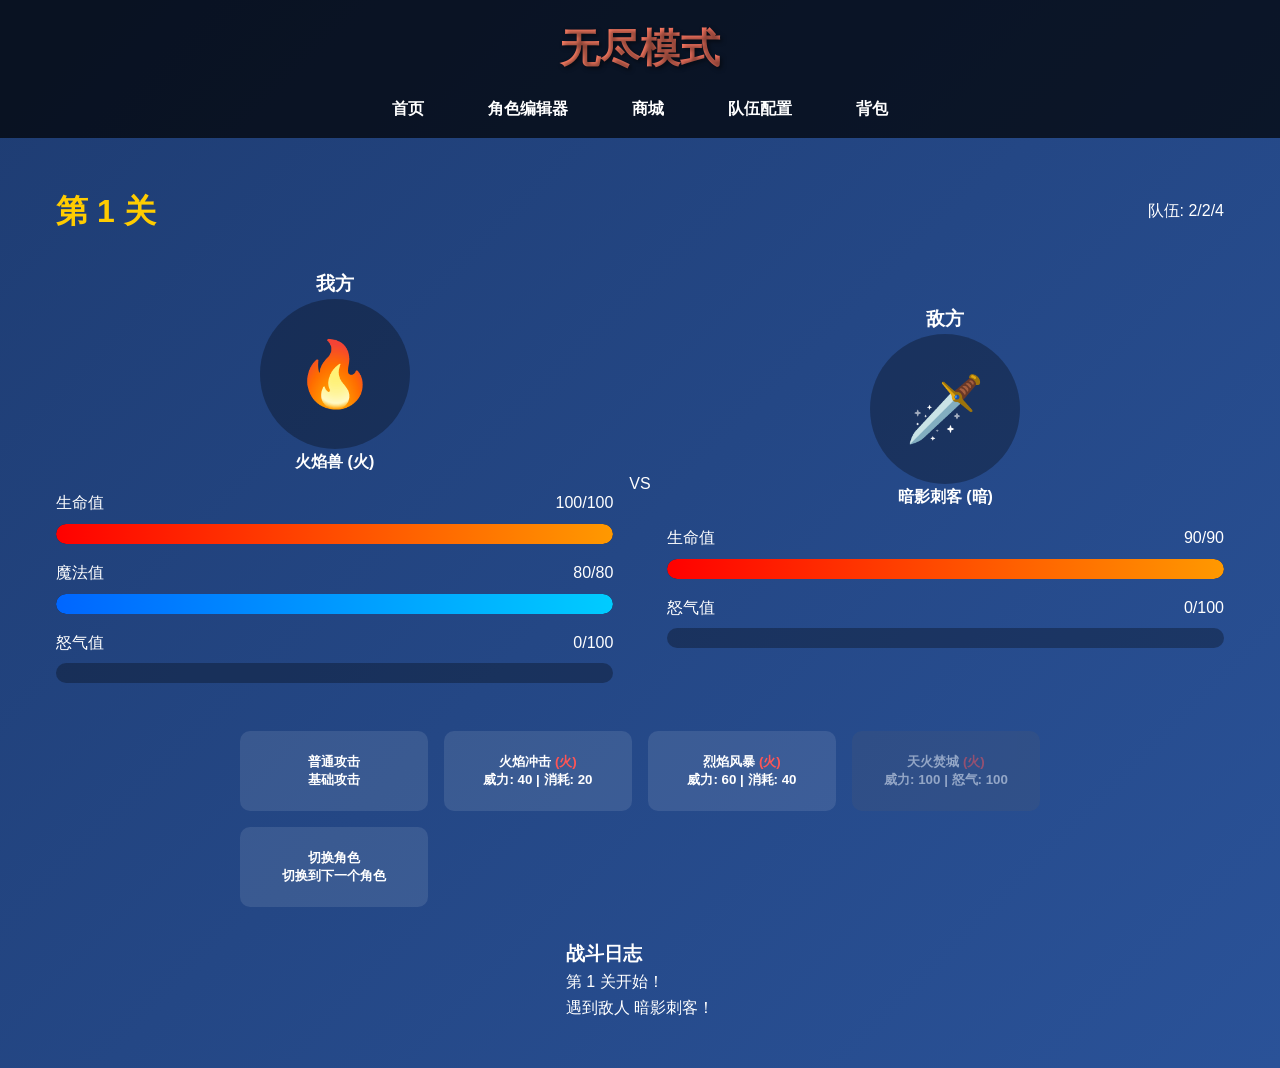
<file: src/endless.html>
<!DOCTYPE html>
<html lang="zh">
<head>
    <meta charset="UTF-8">
    <meta name="viewport" content="width=device-width, initial-scale=1.0">
    <title>无尽模式 - Pokémon Style Game</title>
    <link rel="stylesheet" href="styles.css">
</head>
<body>
    <header>
        <h1>无尽模式</h1>
        <nav>
            <ul class="nav-menu">
                <li><a href="index.html">首页</a></li>
                <li><a href="character-editor.html">角色编辑器</a></li>
                <li><a href="shop.html">商城</a></li>
                <li><a href="team.html">队伍配置</a></li>
                <li><a href="inventory.html">背包</a></li>
            </ul>
        </nav>
    </header>

    <main class="game-container">
        <div class="game-header">
            <h2 class="game-title">第 <span id="level">1</span> 关</h2>
            <div class="game-stats">
                <span>队伍: <span id="team-count">0</span>/4</span>
            </div>
        </div>

        <div class="battle-container">
            <div class="battle-area">
                <div class="player-side">
                    <h3>我方</h3>
                    <div class="player-character" id="player-character">
                        <span>?</span>
                    </div>
                    <div class="character-info">
                        <h4 id="player-name">未选择角色</h4>
                        <div class="health-bar-container">
                            <div class="bar-label">
                                <span>生命值</span>
                                <span id="player-health-text">0/0</span>
                            </div>
                            <div class="bar-background">
                                <div class="health-bar" id="player-health-bar" style="width: 100%"></div>
                            </div>
                        </div>
                        <div class="mana-bar-container">
                            <div class="bar-label">
                                <span>魔法值</span>
                                <span id="player-mana-text">0/0</span>
                            </div>
                            <div class="bar-background">
                                <div class="mana-bar" id="player-mana-bar" style="width: 100%"></div>
                            </div>
                        </div>
                        <div class="rage-bar-container">
                            <div class="bar-label">
                                <span>怒气值</span>
                                <span id="player-rage-text">0/0</span>
                            </div>
                            <div class="bar-background">
                                <div class="rage-bar" id="player-rage-bar" style="width: 0%; background: linear-gradient(to right, #ff9900, #ff0000)"></div>
                            </div>
                        </div>
                    </div>
                </div>

                <div class="versus">VS</div>

                <div class="enemy-side">
                    <h3>敌方</h3>
                    <div class="enemy-character" id="enemy-character">
                        <span>?</span>
                    </div>
                    <div class="character-info">
                        <h4 id="enemy-name">未出现敌人</h4>
                        <div class="health-bar-container">
                            <div class="bar-label">
                                <span>生命值</span>
                                <span id="enemy-health-text">0/0</span>
                            </div>
                            <div class="bar-background">
                                <div class="health-bar" id="enemy-health-bar" style="width: 100%"></div>
                            </div>
                        </div>
                        <div class="rage-bar-container">
                            <div class="bar-label">
                                <span>怒气值</span>
                                <span id="enemy-rage-text">0/0</span>
                            </div>
                            <div class="bar-background">
                                <div class="rage-bar" id="enemy-rage-bar" style="width: 0%; background: linear-gradient(to right, #ff9900, #ff0000)"></div>
                            </div>
                        </div>
                    </div>
                </div>
            </div>

            <div class="skills-container" id="skills-container">
                <!-- 技能按钮将通过JavaScript动态生成 -->
            </div>

            <div class="battle-log">
                <h3>战斗日志</h3>
                <div id="battle-log-content">
                    <p>欢迎来到无尽模式！请选择角色开始战斗。</p>
                </div>
            </div>
        </div>
    </main>

    <div id="level-up-modal" class="modal" style="display: none;">
        <div class="level-up-container">
            <h2>关卡完成！请选择一项强化：</h2>
            <div class="choices-container" id="choices-container">
                <!-- 选择项将通过JavaScript动态生成 -->
            </div>
        </div>
    </div>

    <script src="script.js"></script>
    <script src="endless.js"></script>
</body>
</html>
</file>
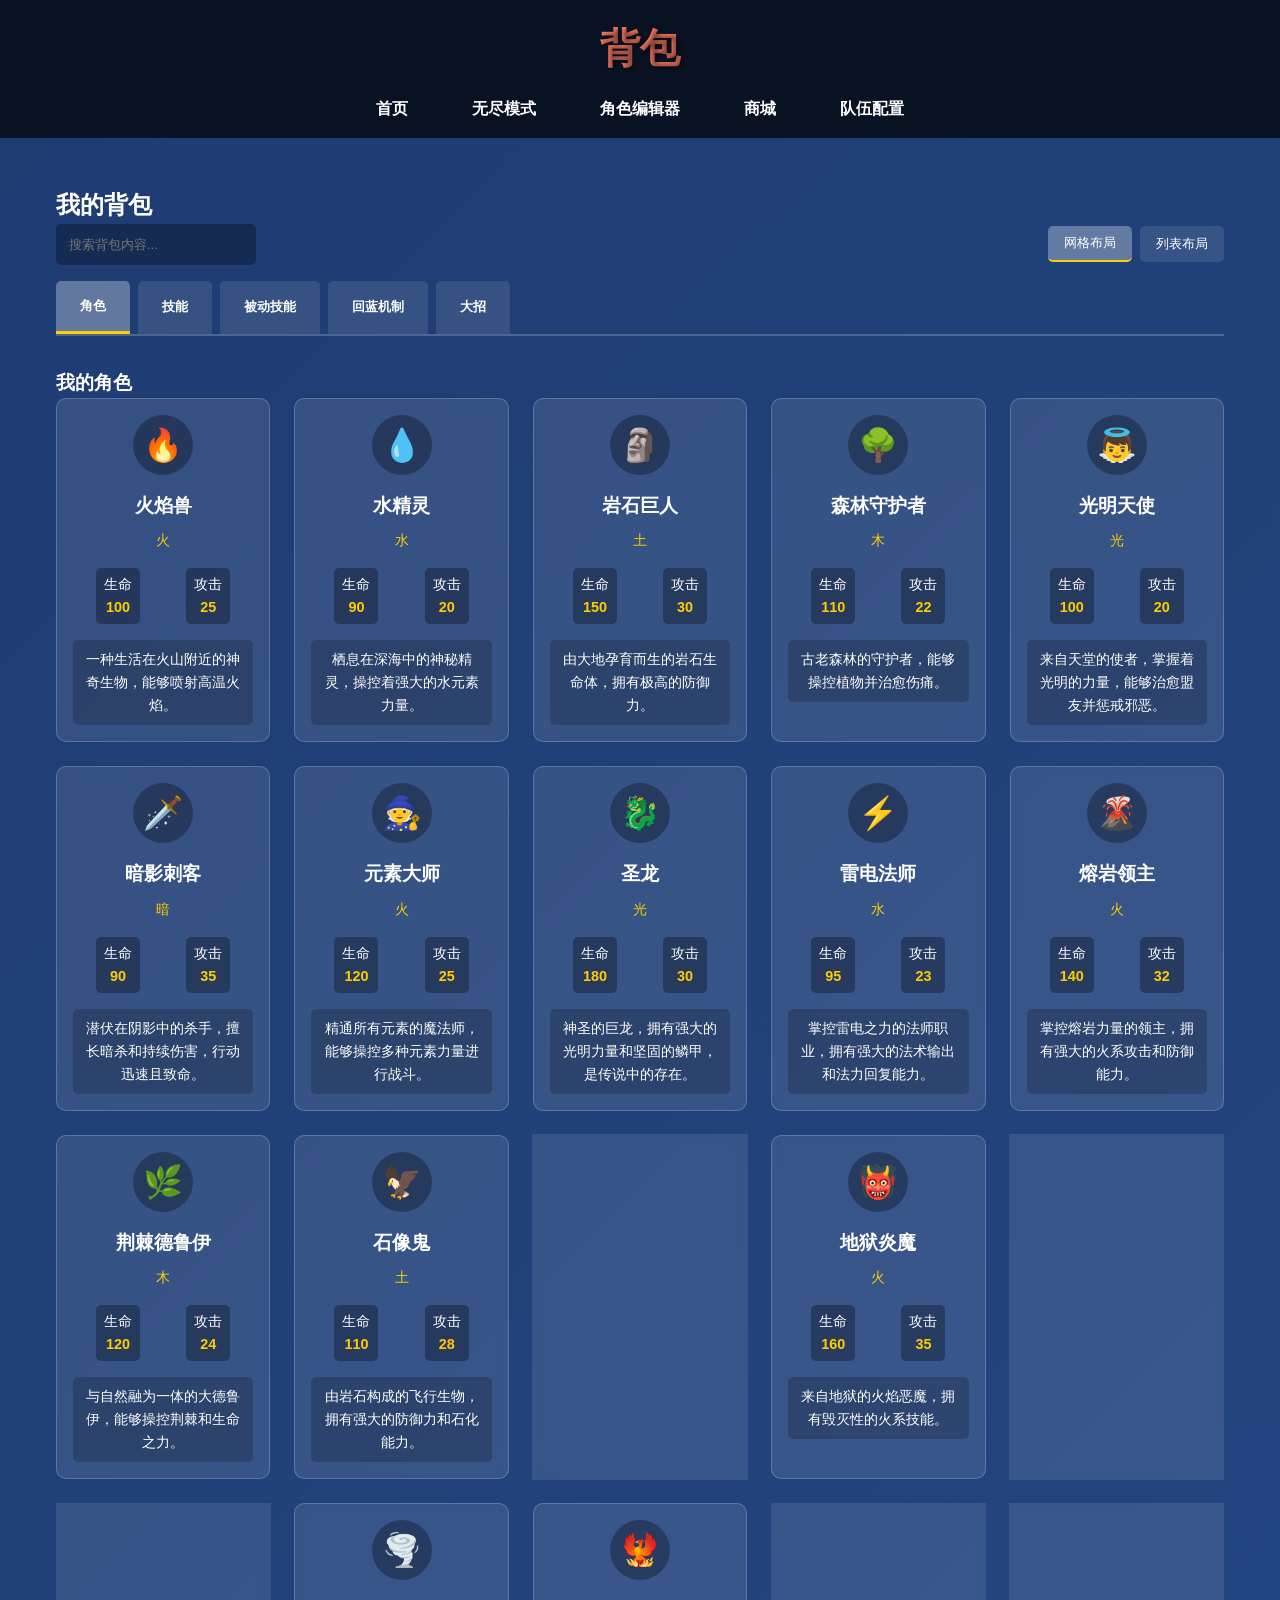
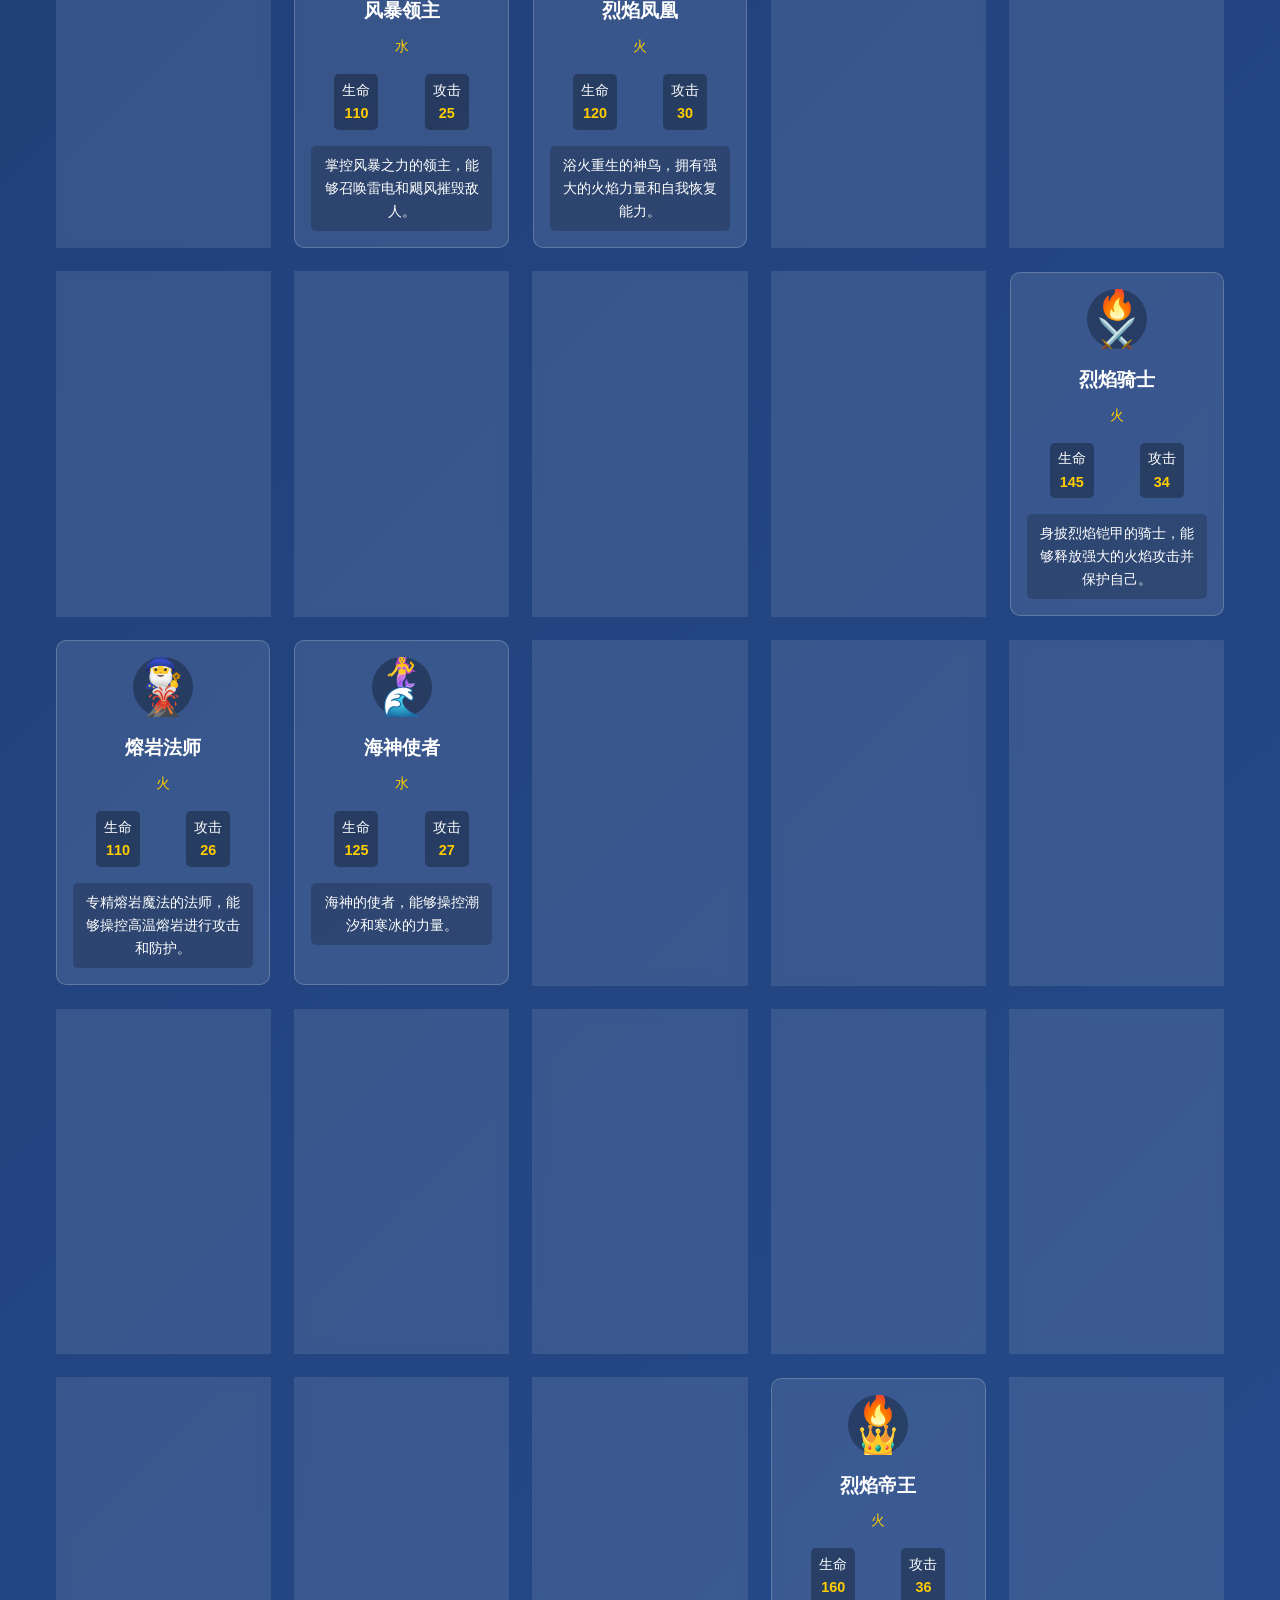
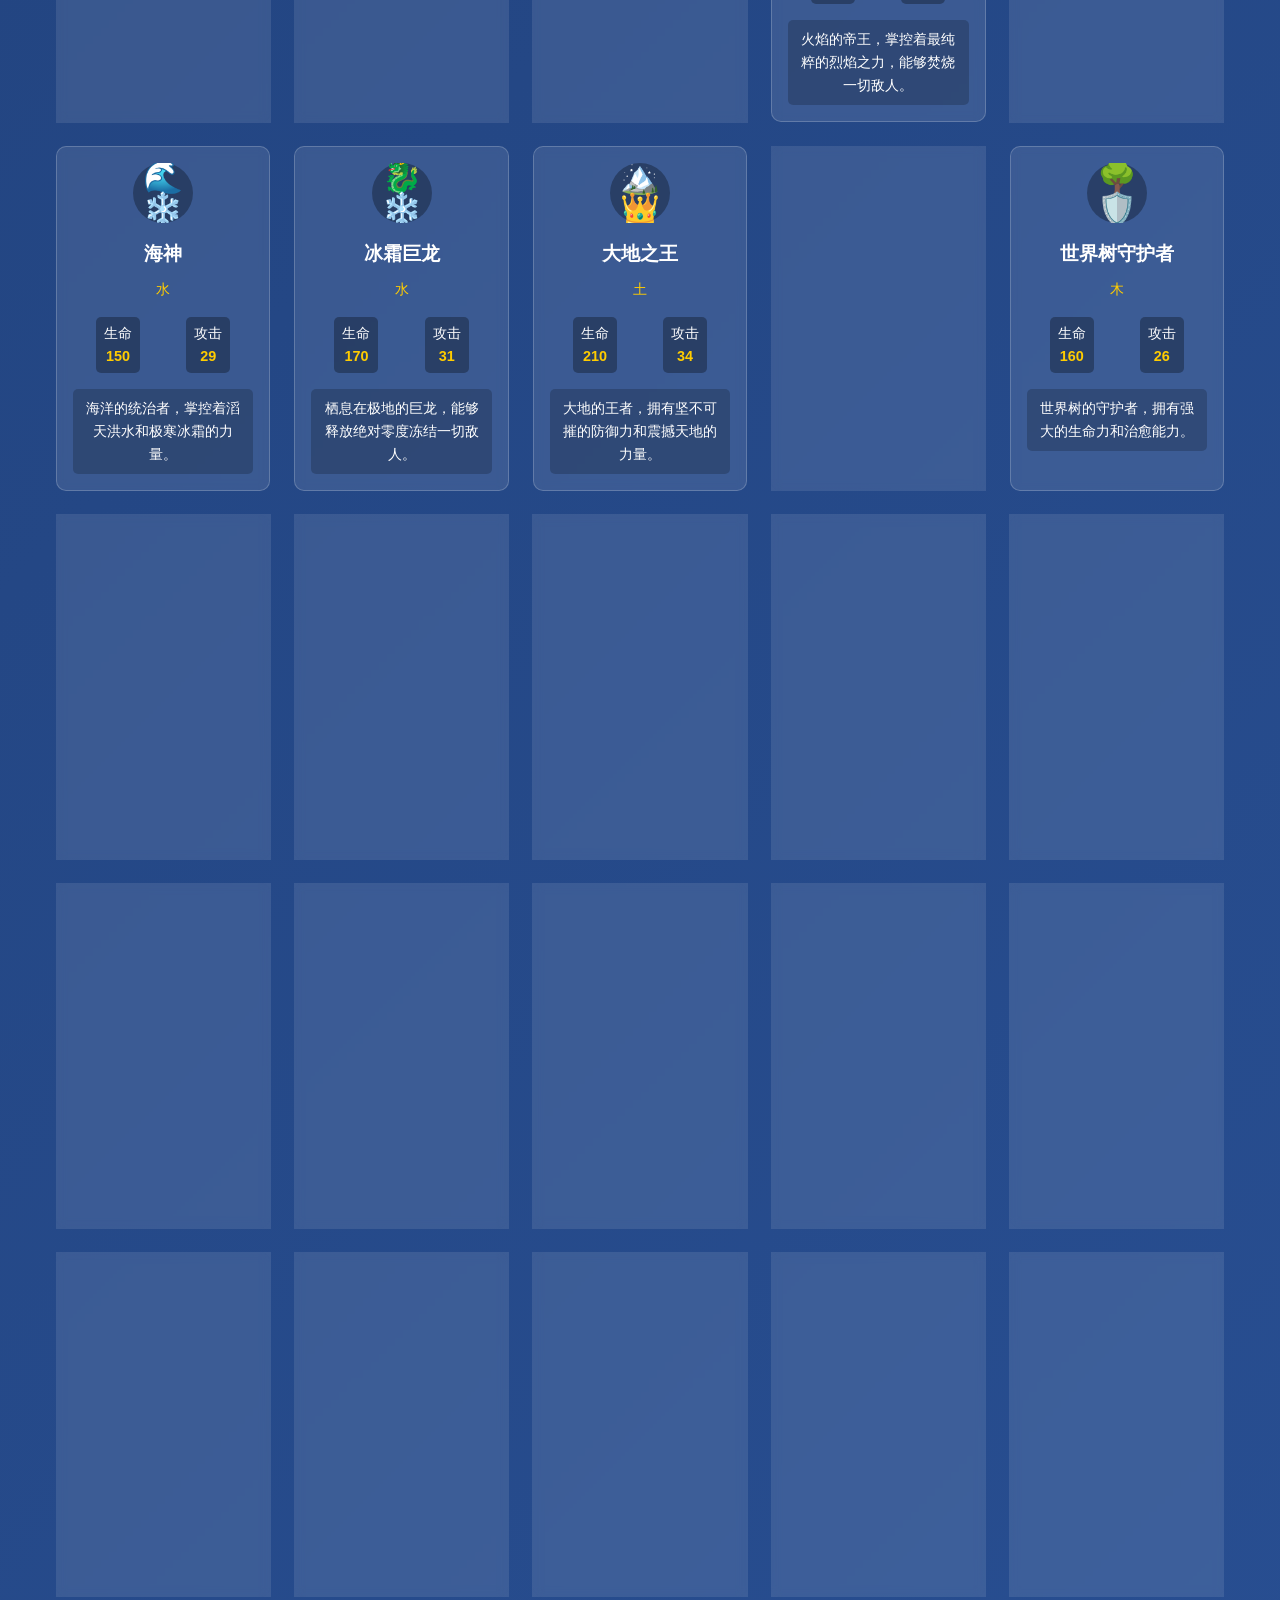
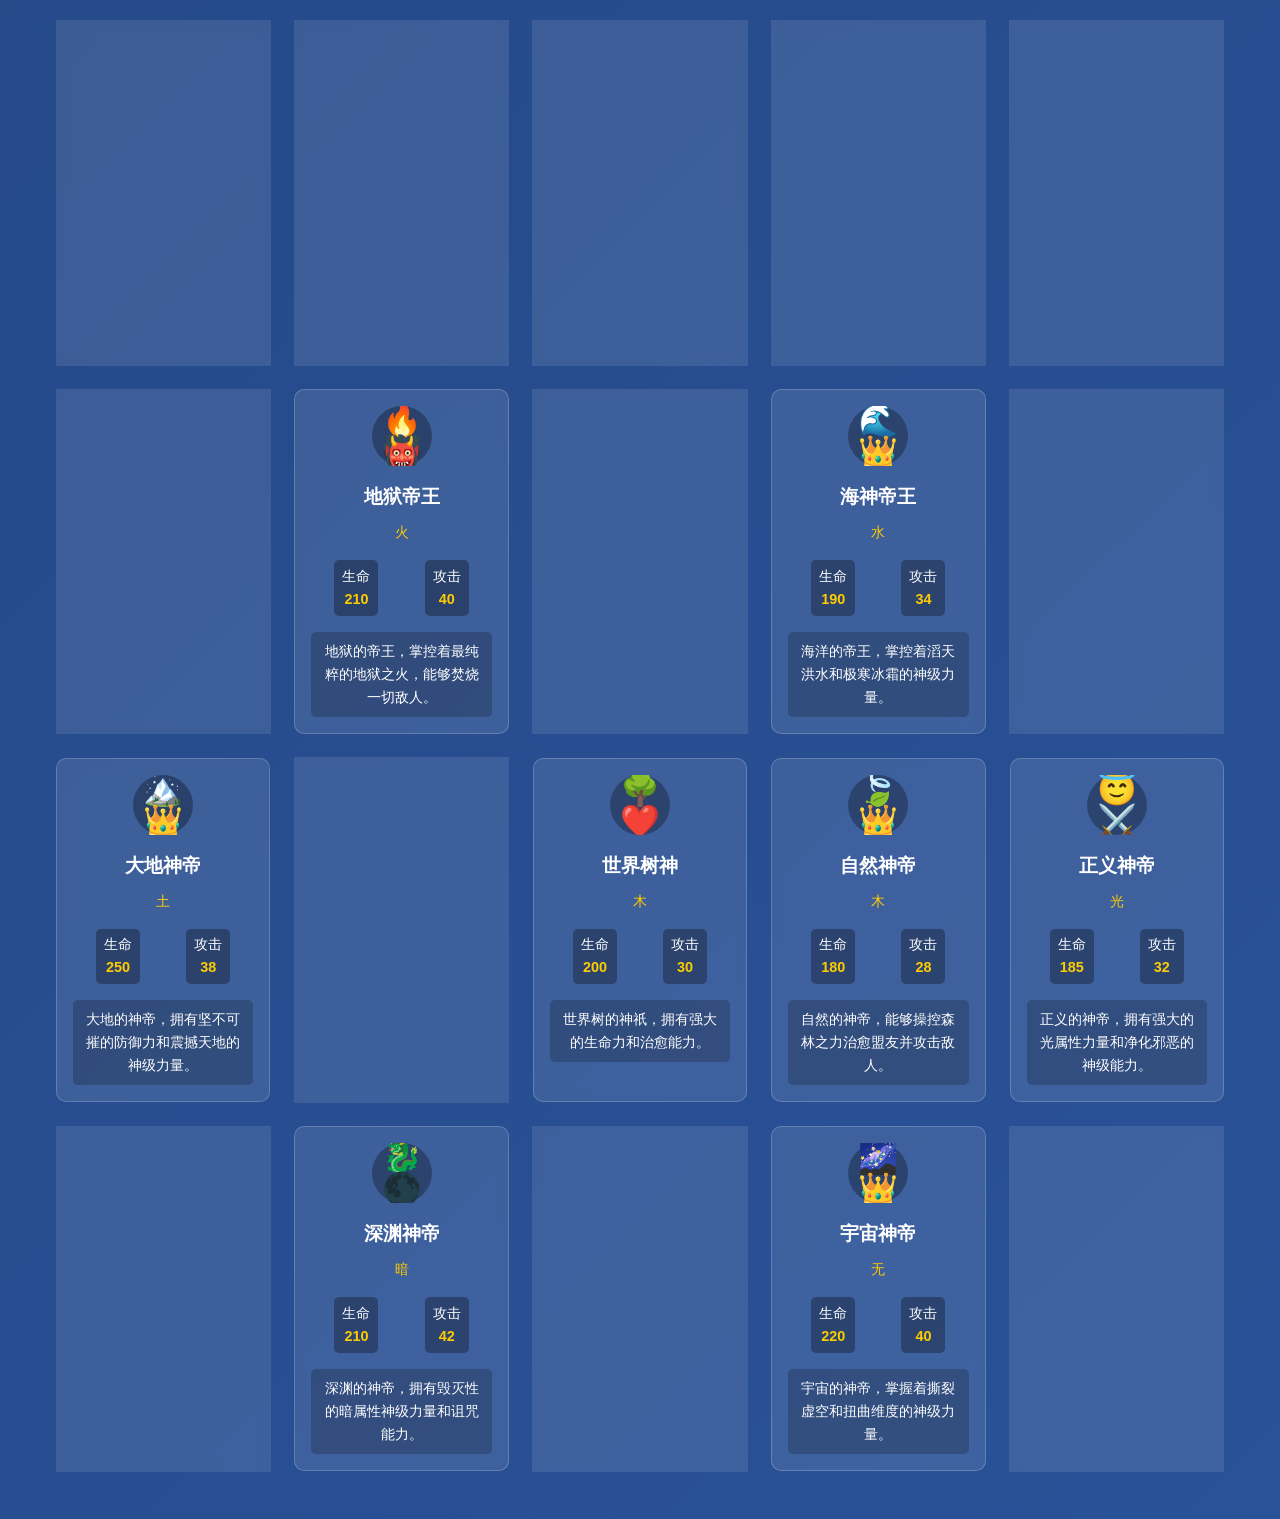
<file: src/inventory.html>
<!DOCTYPE html>
<html lang="zh">
<head>
    <meta charset="UTF-8">
    <meta name="viewport" content="width=device-width, initial-scale=1.0">
    <title>背包 - Pokémon Style Game</title>
    <link rel="stylesheet" href="styles.css">
</head>
<body>
    <header>
        <h1>背包</h1>
        <nav>
            <ul class="nav-menu">
                <li><a href="index.html">首页</a></li>
                <li><a href="endless.html">无尽模式</a></li>
                <li><a href="character-editor.html">角色编辑器</a></li>
                <li><a href="shop.html">商城</a></li>
                <li><a href="team.html">队伍配置</a></li>
            </ul>
        </nav>
    </header>

    <main class="game-container">
        <h2>我的背包</h2>
        
        <div class="inventory-controls">
            <div class="search-box">
                <input type="text" id="inventory-search" placeholder="搜索背包内容...">
            </div>
            <div class="layout-controls">
                <button id="grid-layout" class="layout-btn active">网格布局</button>
                <button id="list-layout" class="layout-btn">列表布局</button>
            </div>
        </div>
        
        <div class="inventory-tabs">
            <button class="tab-btn active" data-tab="characters">角色</button>
            <button class="tab-btn" data-tab="skills">技能</button>
            <button class="tab-btn" data-tab="passives">被动技能</button>
            <button class="tab-btn" data-tab="manaregen">回蓝机制</button>
            <button class="tab-btn" data-tab="ultimates">大招</button>
        </div>
        
        <div class="inventory-content">
            <div id="characters-tab" class="tab-content active">
                <h3>我的角色</h3>
                <div class="character-grid" id="inventory-characters">
                    <!-- 角色将通过JavaScript动态生成 -->
                </div>
            </div>
            
            <div id="skills-tab" class="tab-content">
                <h3>我的技能</h3>
                <div class="items-grid" id="inventory-skills">
                    <!-- 技能将通过JavaScript动态生成 -->
                </div>
            </div>
            
            <div id="passives-tab" class="tab-content">
                <h3>我的被动技能</h3>
                <div class="items-grid" id="inventory-passives">
                    <!-- 被动技能将通过JavaScript动态生成 -->
                </div>
            </div>
            
            <div id="manaregen-tab" class="tab-content">
                <h3>我的回蓝机制</h3>
                <div class="items-grid" id="inventory-manaregen">
                    <!-- 回蓝机制将通过JavaScript动态生成 -->
                </div>
            </div>
            
            <div id="ultimates-tab" class="tab-content">
                <h3>我的大招</h3>
                <div class="items-grid" id="inventory-ultimates">
                    <!-- 大招将通过JavaScript动态生成 -->
                </div>
            </div>
        </div>
    </main>

    <script src="script.js"></script>
    <script src="inventory.js"></script>
</body>
</html>
</file>
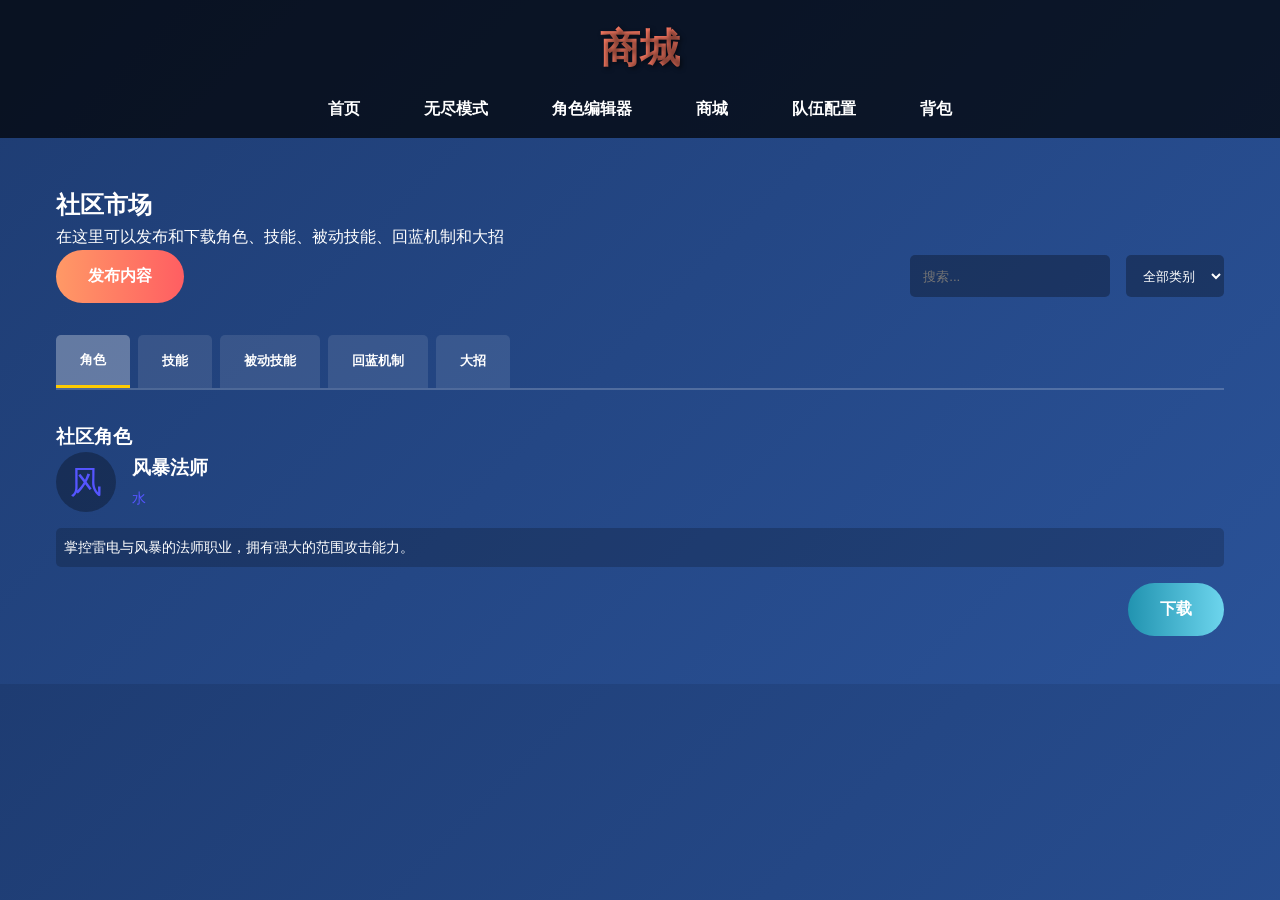
<file: src/shop.html>
<!DOCTYPE html>
<html lang="zh">
<head>
    <meta charset="UTF-8">
    <meta name="viewport" content="width=device-width, initial-scale=1.0">
    <title>玩家社区 - Pokémon Style Game</title>
    <link rel="stylesheet" href="styles.css">
</head>
<body>
    <header>
        <h1>商城</h1>
        <nav>
            <ul class="nav-menu">
                <li><a href="index.html">首页</a></li>
                <li><a href="endless.html">无尽模式</a></li>
                <li><a href="character-editor.html">角色编辑器</a></li>
                <li><a href="shop.html">商城</a></li>
                <li><a href="team.html">队伍配置</a></li>
                <li><a href="inventory.html">背包</a></li>
            </ul>
        </nav>
    </header>

    <main class="game-container">
        <h2>社区市场</h2>
        <p>在这里可以发布和下载角色、技能、被动技能、回蓝机制和大招</p>
        
        <div class="shop-controls">
            <button id="publish-btn" class="btn primary">发布内容</button>
            <div class="search-box">
                <input type="text" id="search-input" placeholder="搜索...">
                <select id="category-filter">
                    <option value="all">全部类别</option>
                    <option value="characters">角色</option>
                    <option value="skills">技能</option>
                    <option value="passives">被动技能</option>
                    <option value="manaregen">回蓝机制</option>
                    <option value="ultimates">大招</option>
                </select>
            </div>
        </div>
        
        <div class="community-tabs">
            <button class="tab-btn active" data-tab="characters">角色</button>
            <button class="tab-btn" data-tab="skills">技能</button>
            <button class="tab-btn" data-tab="passives">被动技能</button>
            <button class="tab-btn" data-tab="manaregen">回蓝机制</button>
            <button class="tab-btn" data-tab="ultimates">大招</button>
        </div>
        
        <div class="community-content">
            <div id="characters-tab" class="tab-content active">
                <h3>社区角色</h3>
                <div class="community-items" id="community-characters">
                    <!-- 角色将通过JavaScript动态生成 -->
                </div>
            </div>
            
            <div id="skills-tab" class="tab-content">
                <h3>社区技能</h3>
                <div class="community-items" id="community-skills">
                    <!-- 技能将通过JavaScript动态生成 -->
                </div>
            </div>
            
            <div id="passives-tab" class="tab-content">
                <h3>社区被动技能</h3>
                <div class="community-items" id="community-passives">
                    <!-- 被动技能将通过JavaScript动态生成 -->
                </div>
            </div>
            
            <div id="manaregen-tab" class="tab-content">
                <h3>社区回蓝机制</h3>
                <div class="community-items" id="community-manaregen">
                    <!-- 回蓝机制将通过JavaScript动态生成 -->
                </div>
            </div>
            
            <div id="ultimates-tab" class="tab-content">
                <h3>社区大招</h3>
                <div class="community-items" id="community-ultimates">
                    <!-- 大招将通过JavaScript动态生成 -->
                </div>
            </div>
        </div>
        
        <!-- 发布内容模态框 -->
        <div id="publish-modal" class="modal" style="display: none;">
            <div class="modal-content">
                <span class="close-modal">&times;</span>
                <h2>发布内容</h2>
                <form id="publish-form">
                    <div class="form-group">
                        <label for="publish-category">类别</label>
                        <select id="publish-category" required>
                            <option value="">请选择类别</option>
                            <option value="characters">角色</option>
                            <option value="skills">技能</option>
                            <option value="passives">被动技能</option>
                            <option value="manaregen">回蓝机制</option>
                            <option value="ultimates">大招</option>
                        </select>
                    </div>
                    
                    <div class="form-group">
                        <label for="publish-name">名称</label>
                        <input type="text" id="publish-name" required>
                    </div>
                    
                    <div class="form-group">
                        <label for="publish-description">描述</label>
                        <textarea id="publish-description" rows="4" required></textarea>
                    </div>
                    
                    <div class="form-group">
                        <label for="publish-content">内容 (JSON格式)</label>
                        <textarea id="publish-content" rows="10" required></textarea>
                    </div>
                    
                    <div class="form-actions">
                        <button type="submit" class="btn primary">发布</button>
                        <button type="button" class="btn secondary cancel-publish">取消</button>
                    </div>
                </form>
            </div>
        </div>
    </main>

    <script src="script.js"></script>
    <script src="shop.js"></script>
</body>
</html>
</file>
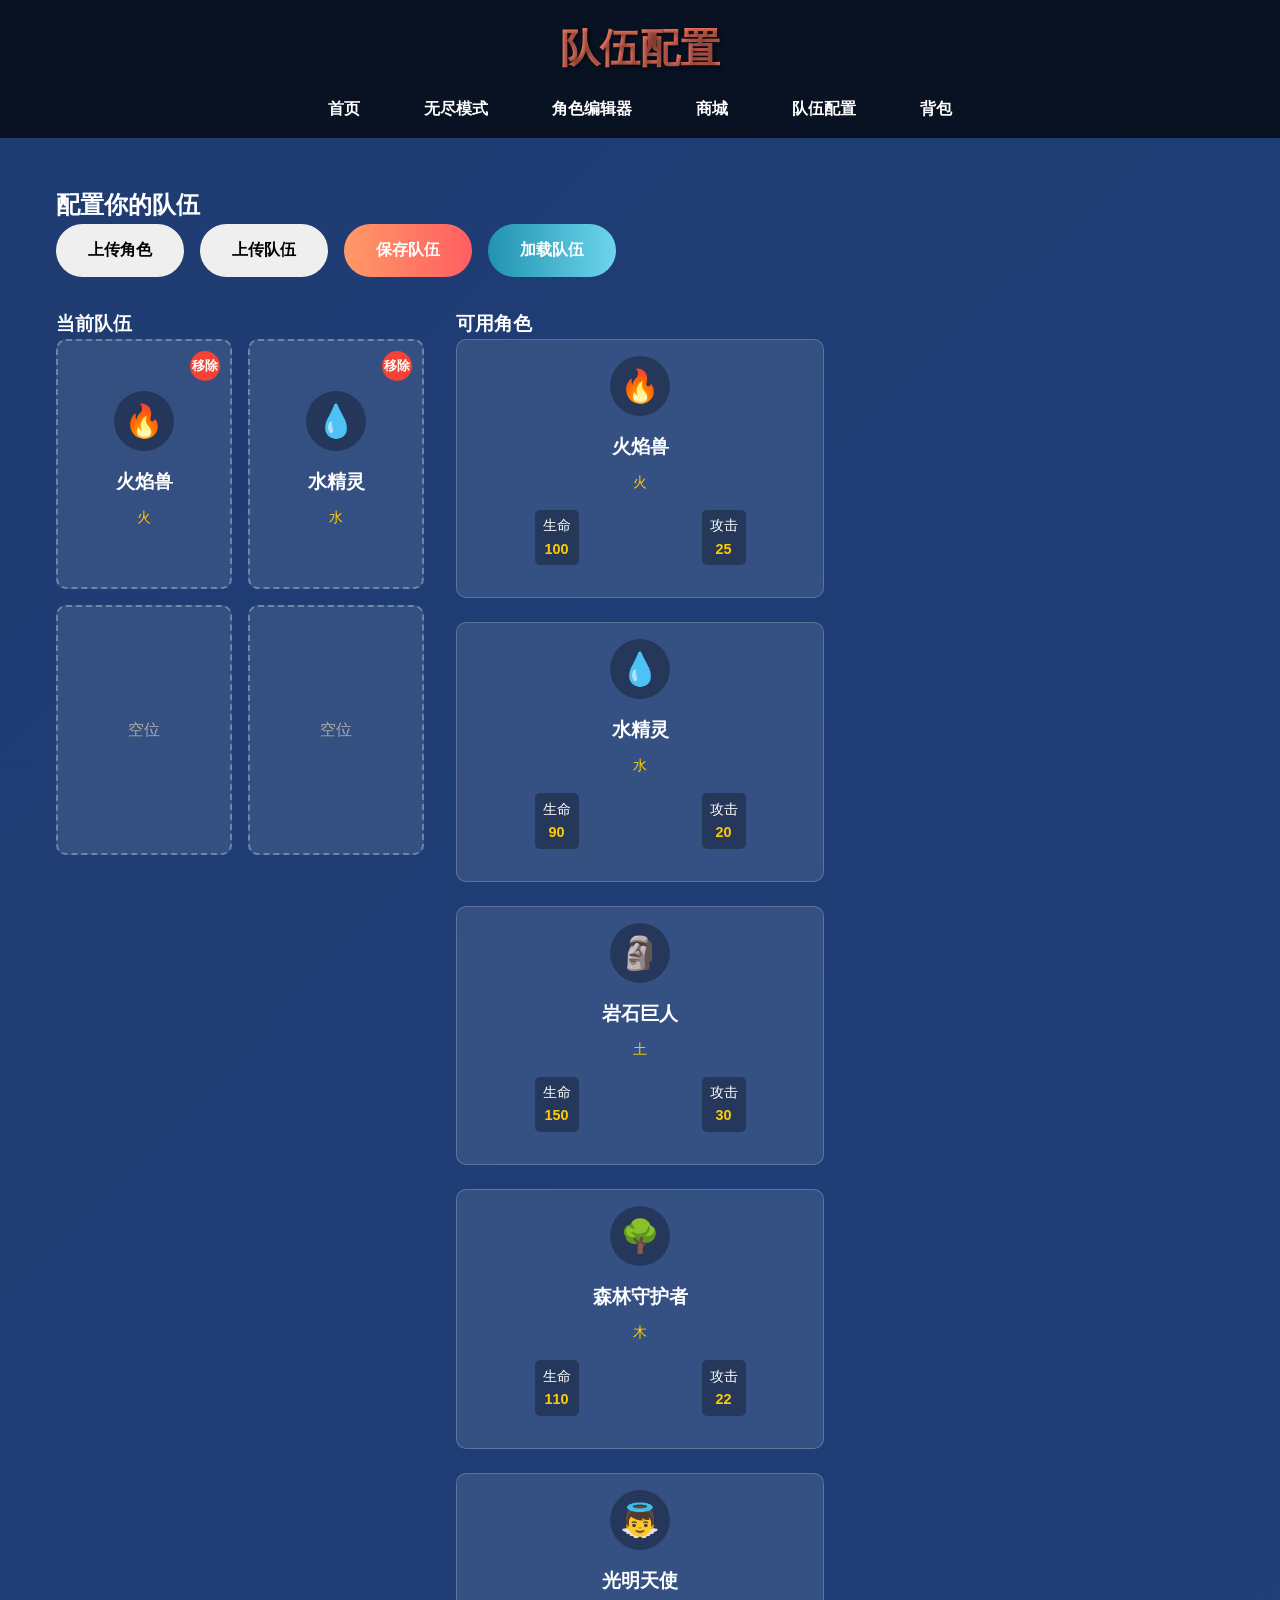
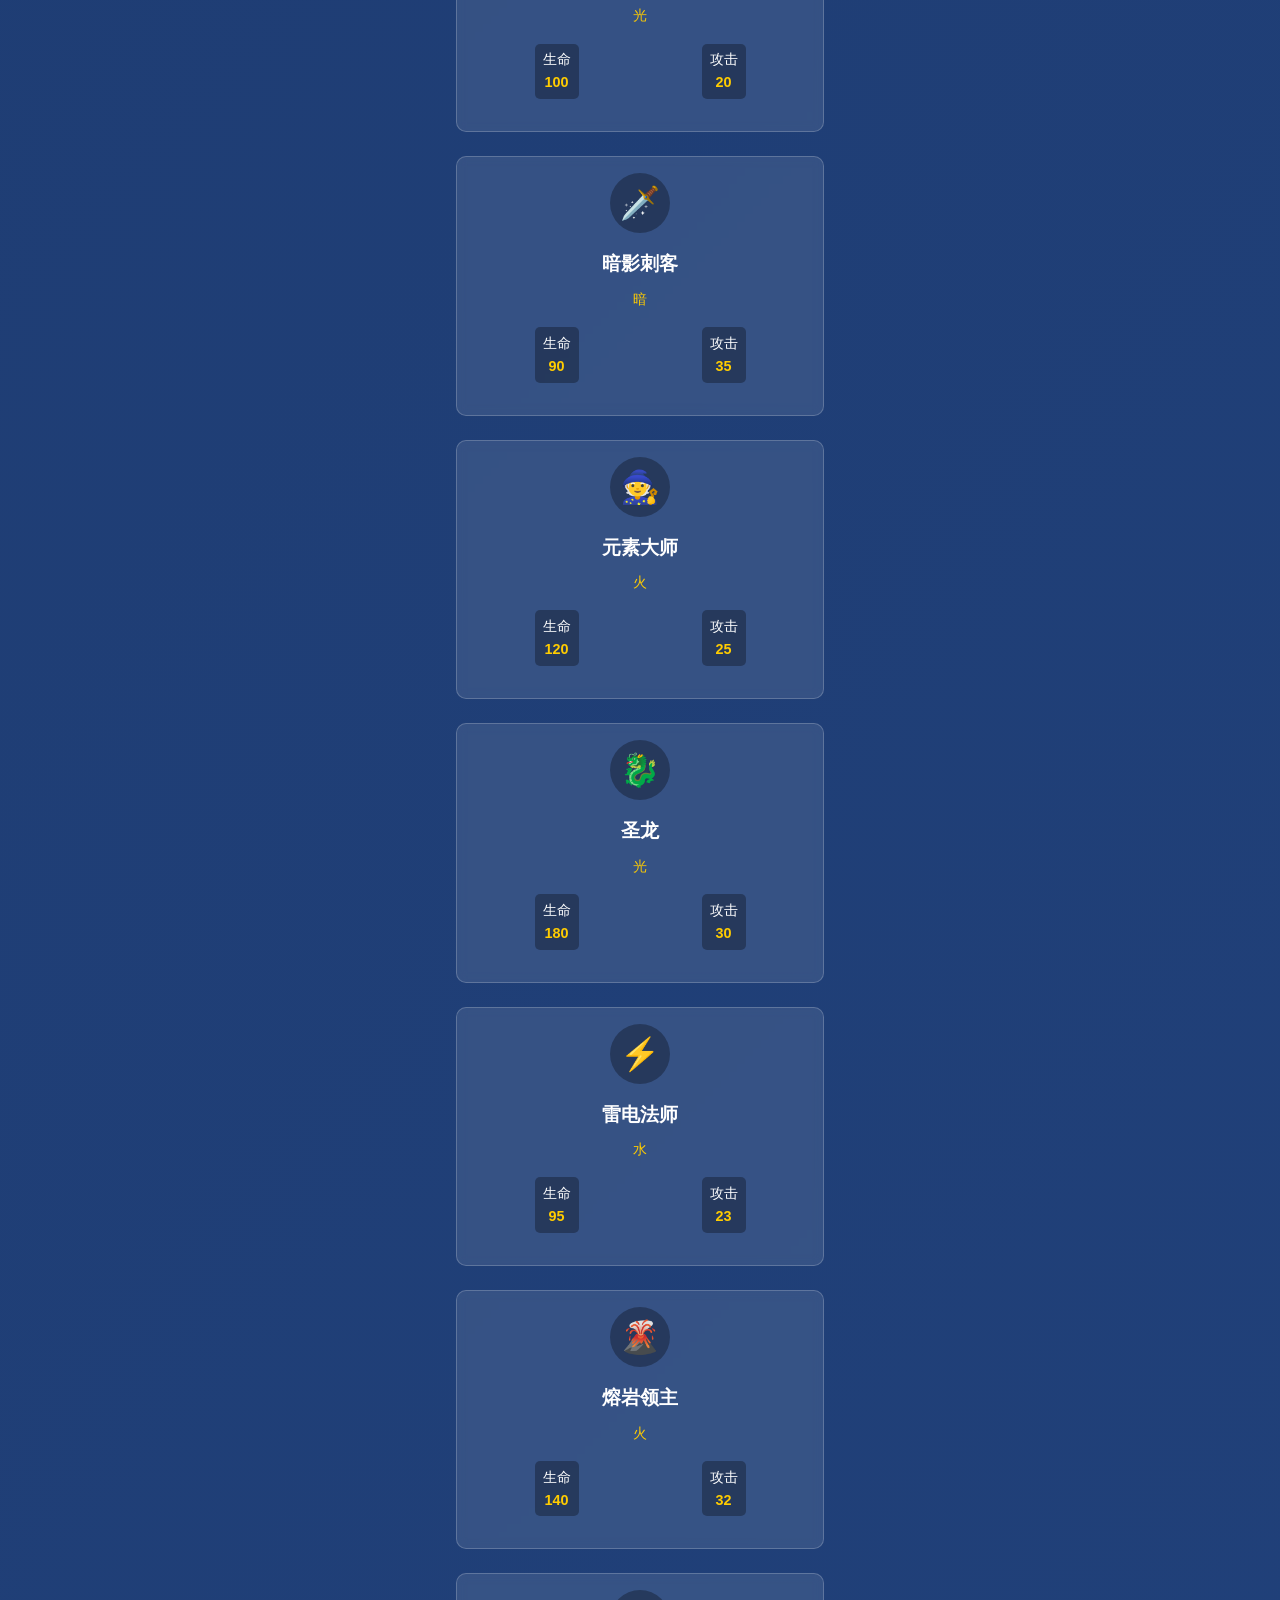
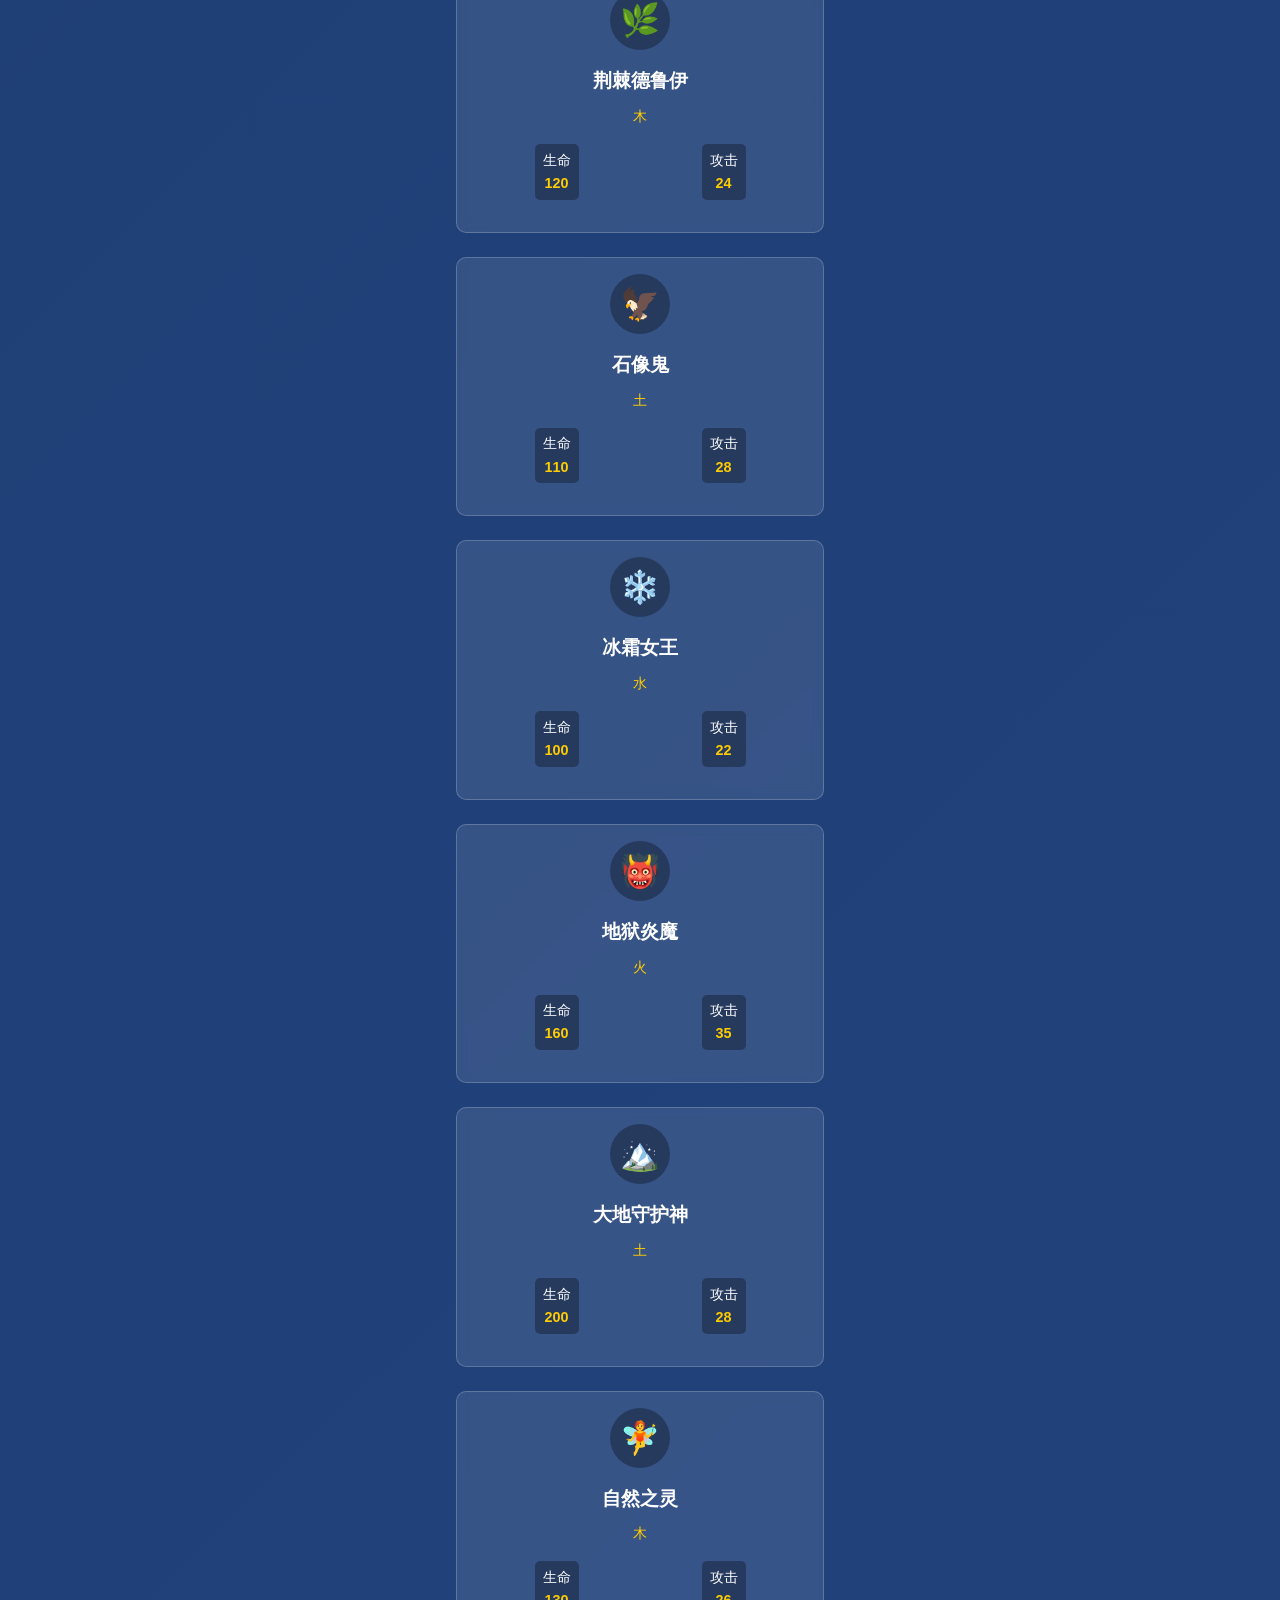
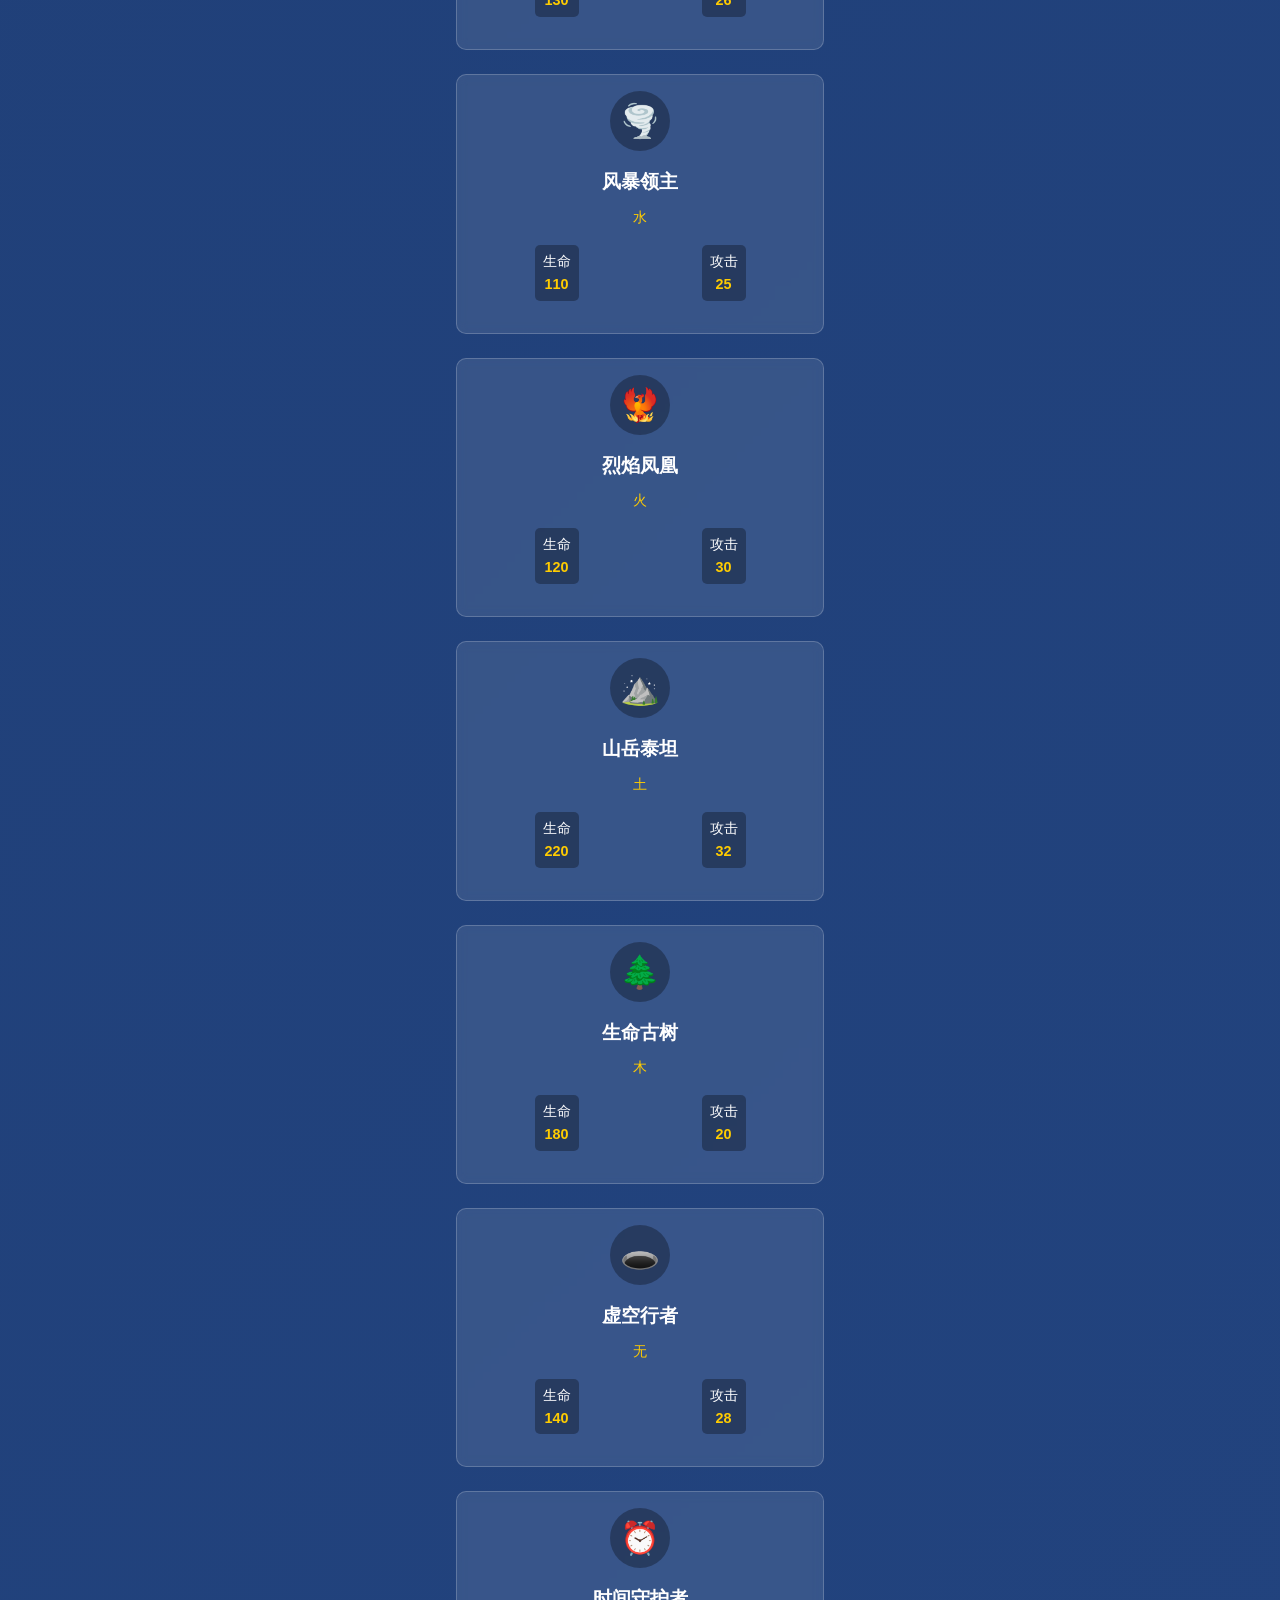
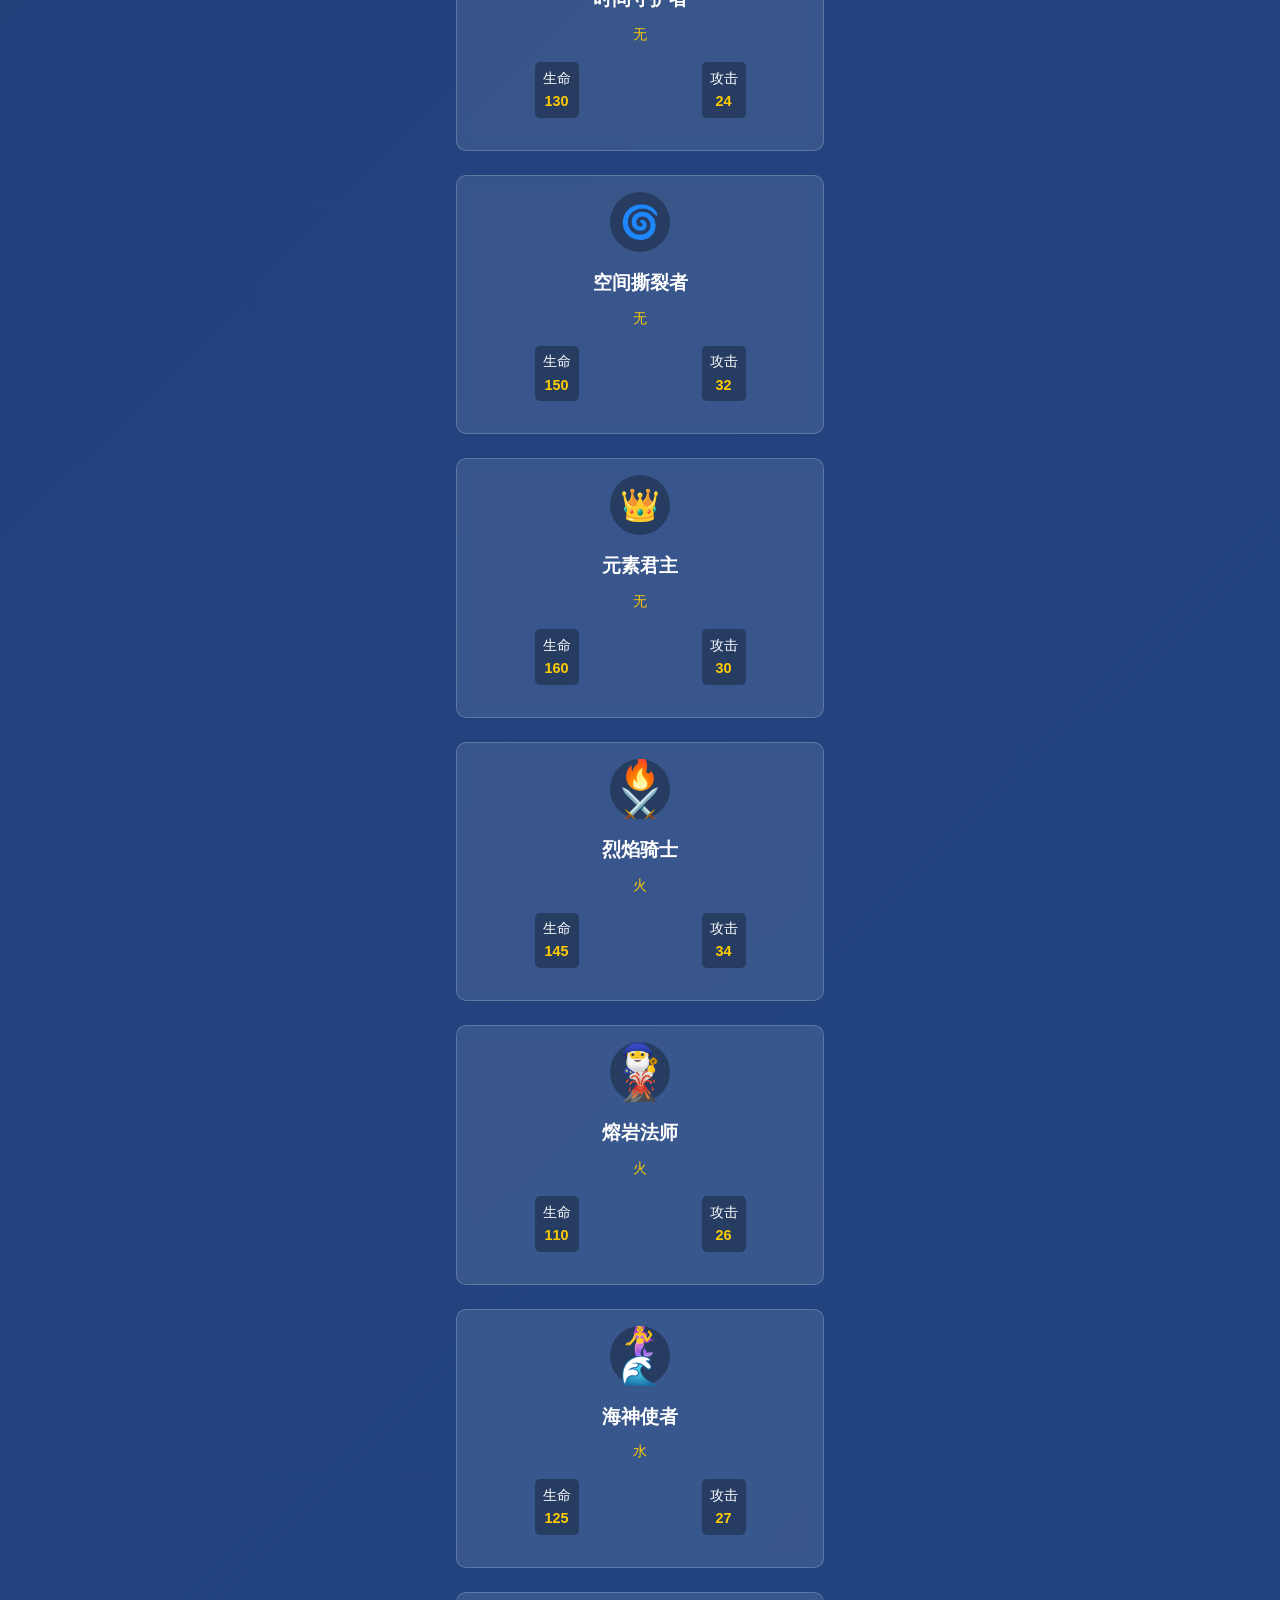
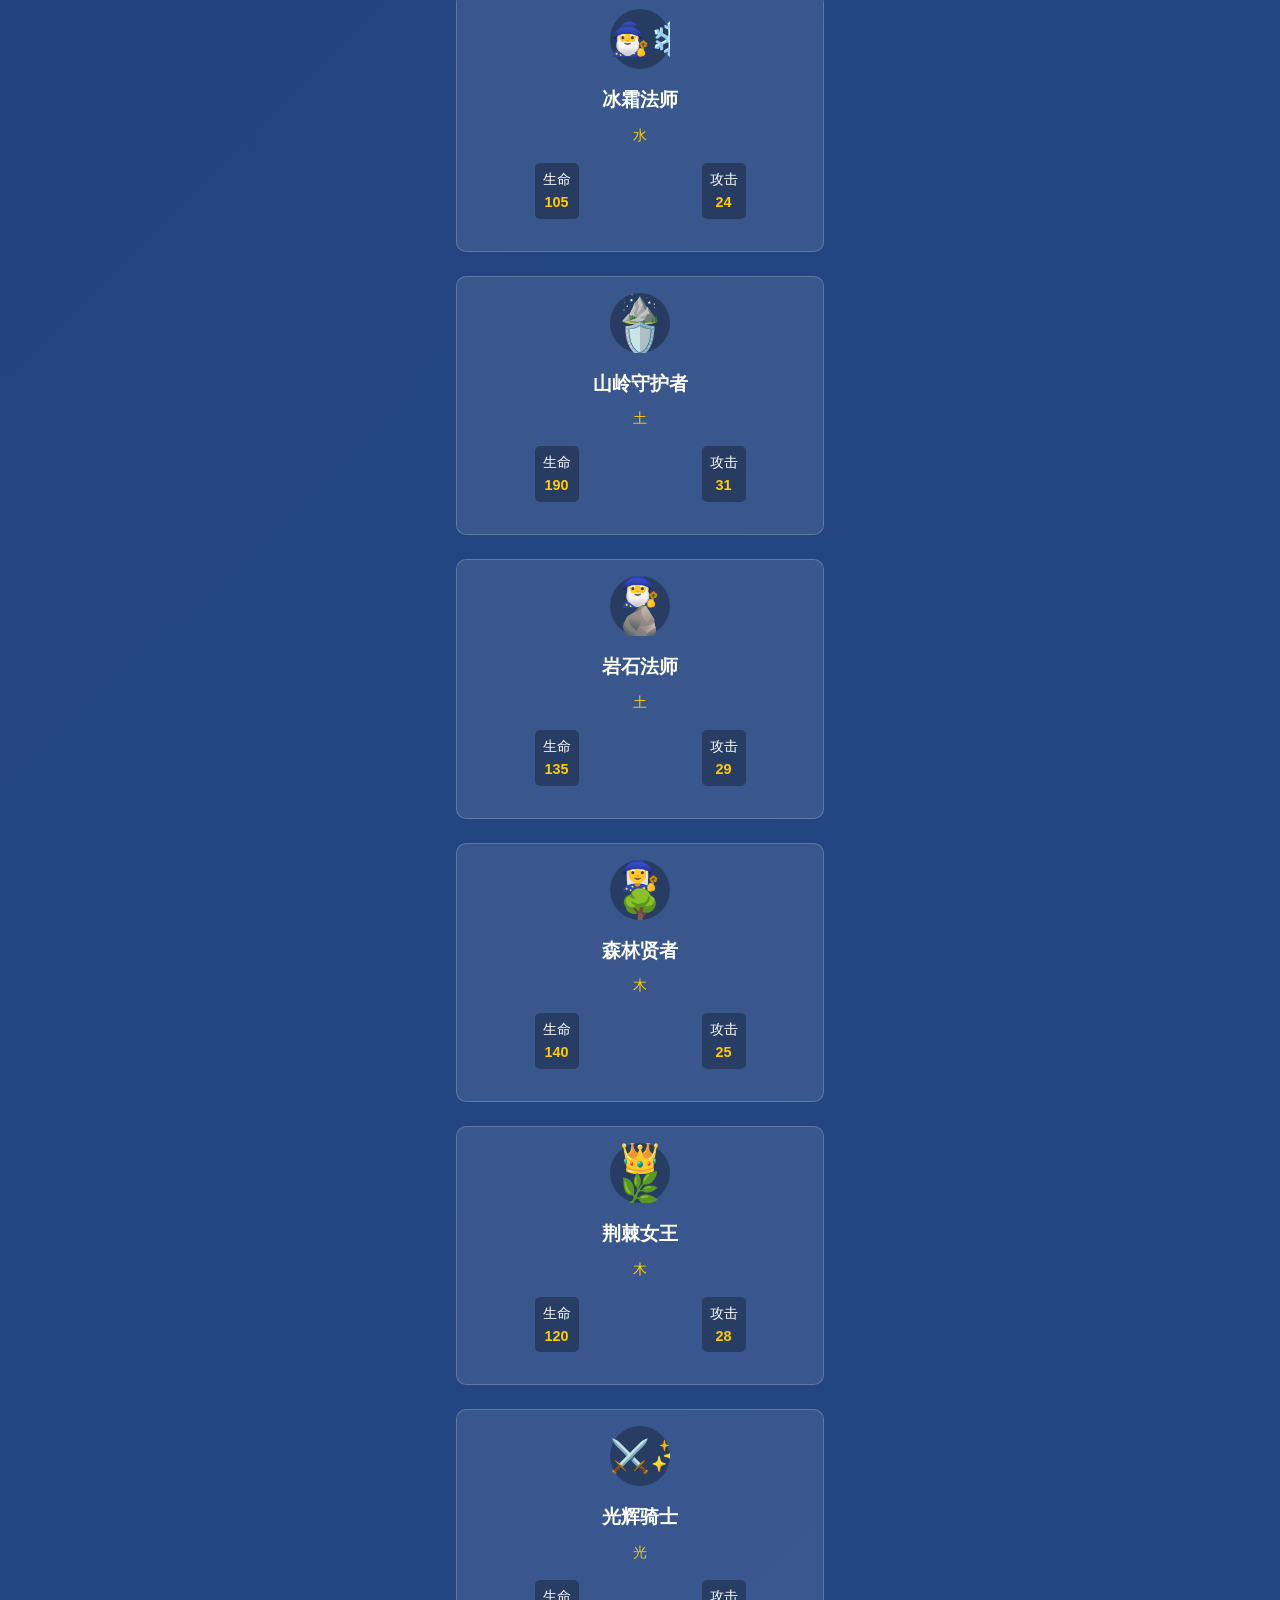
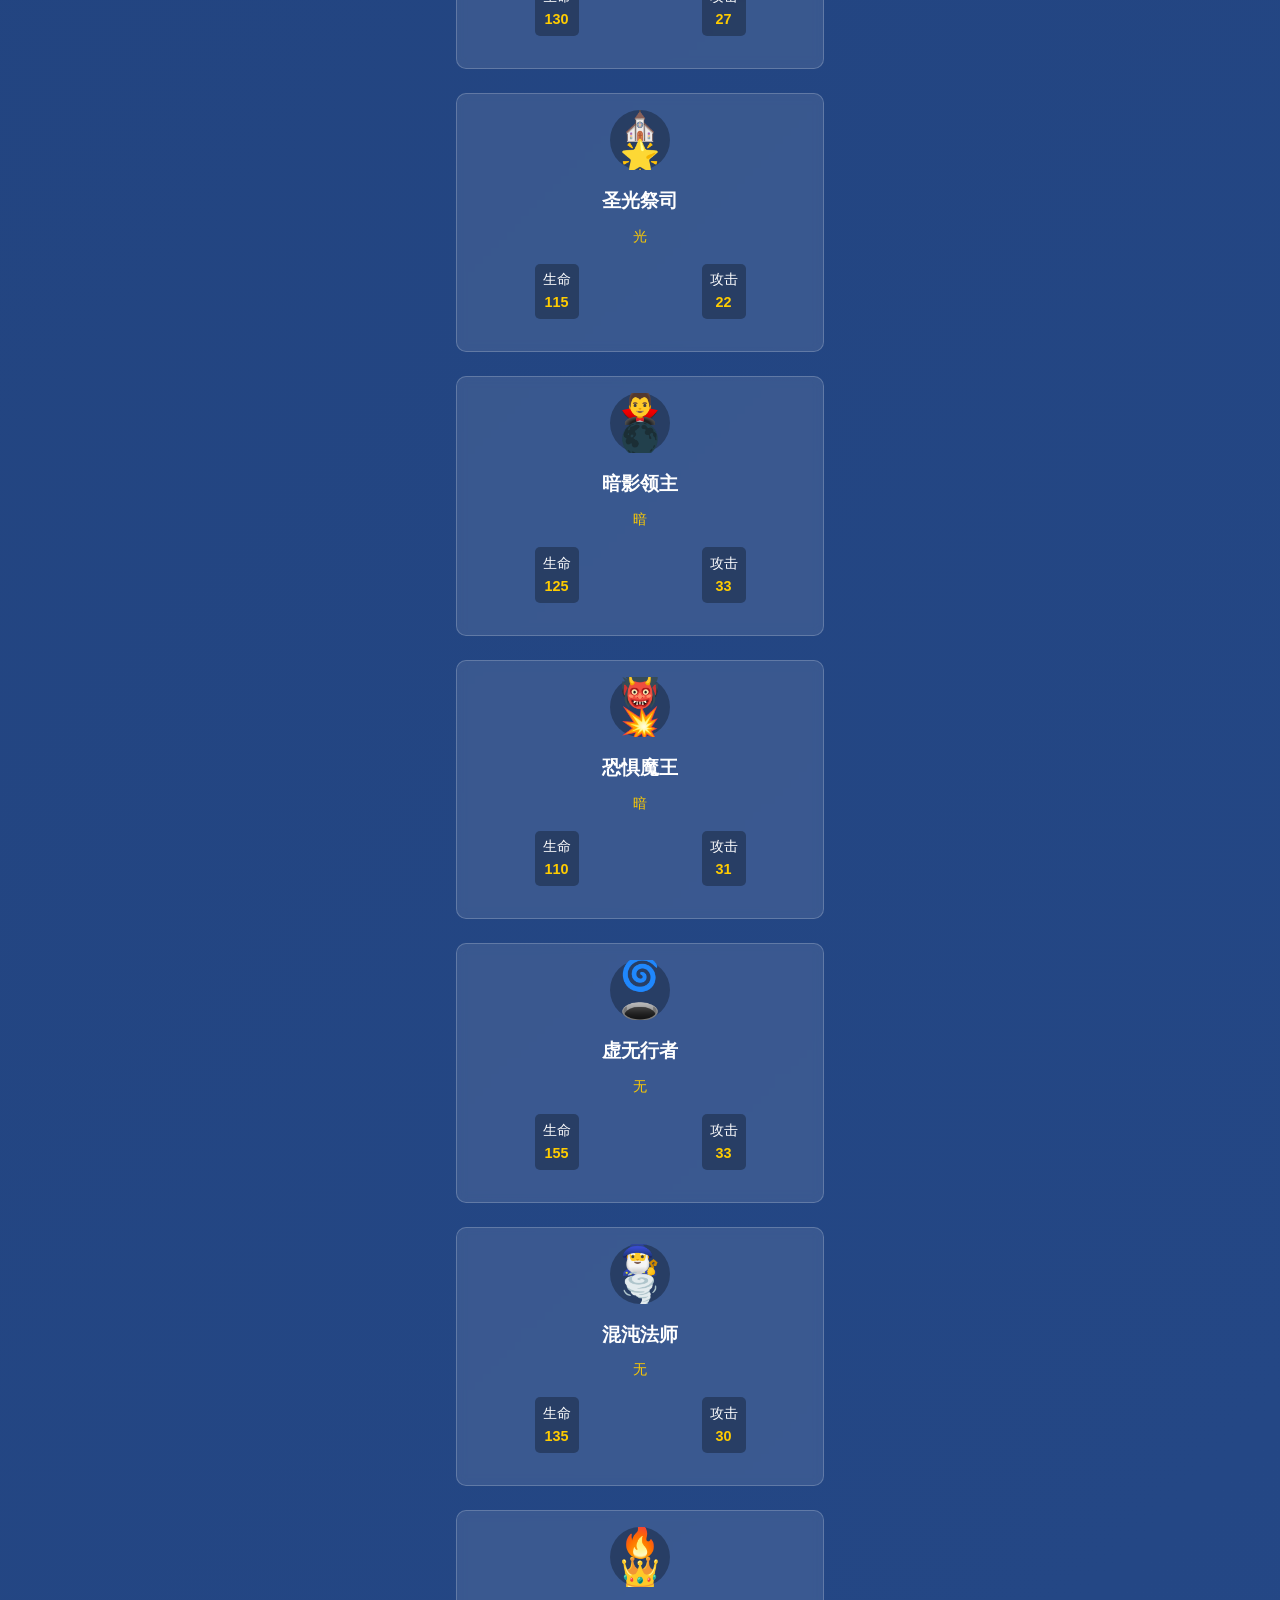
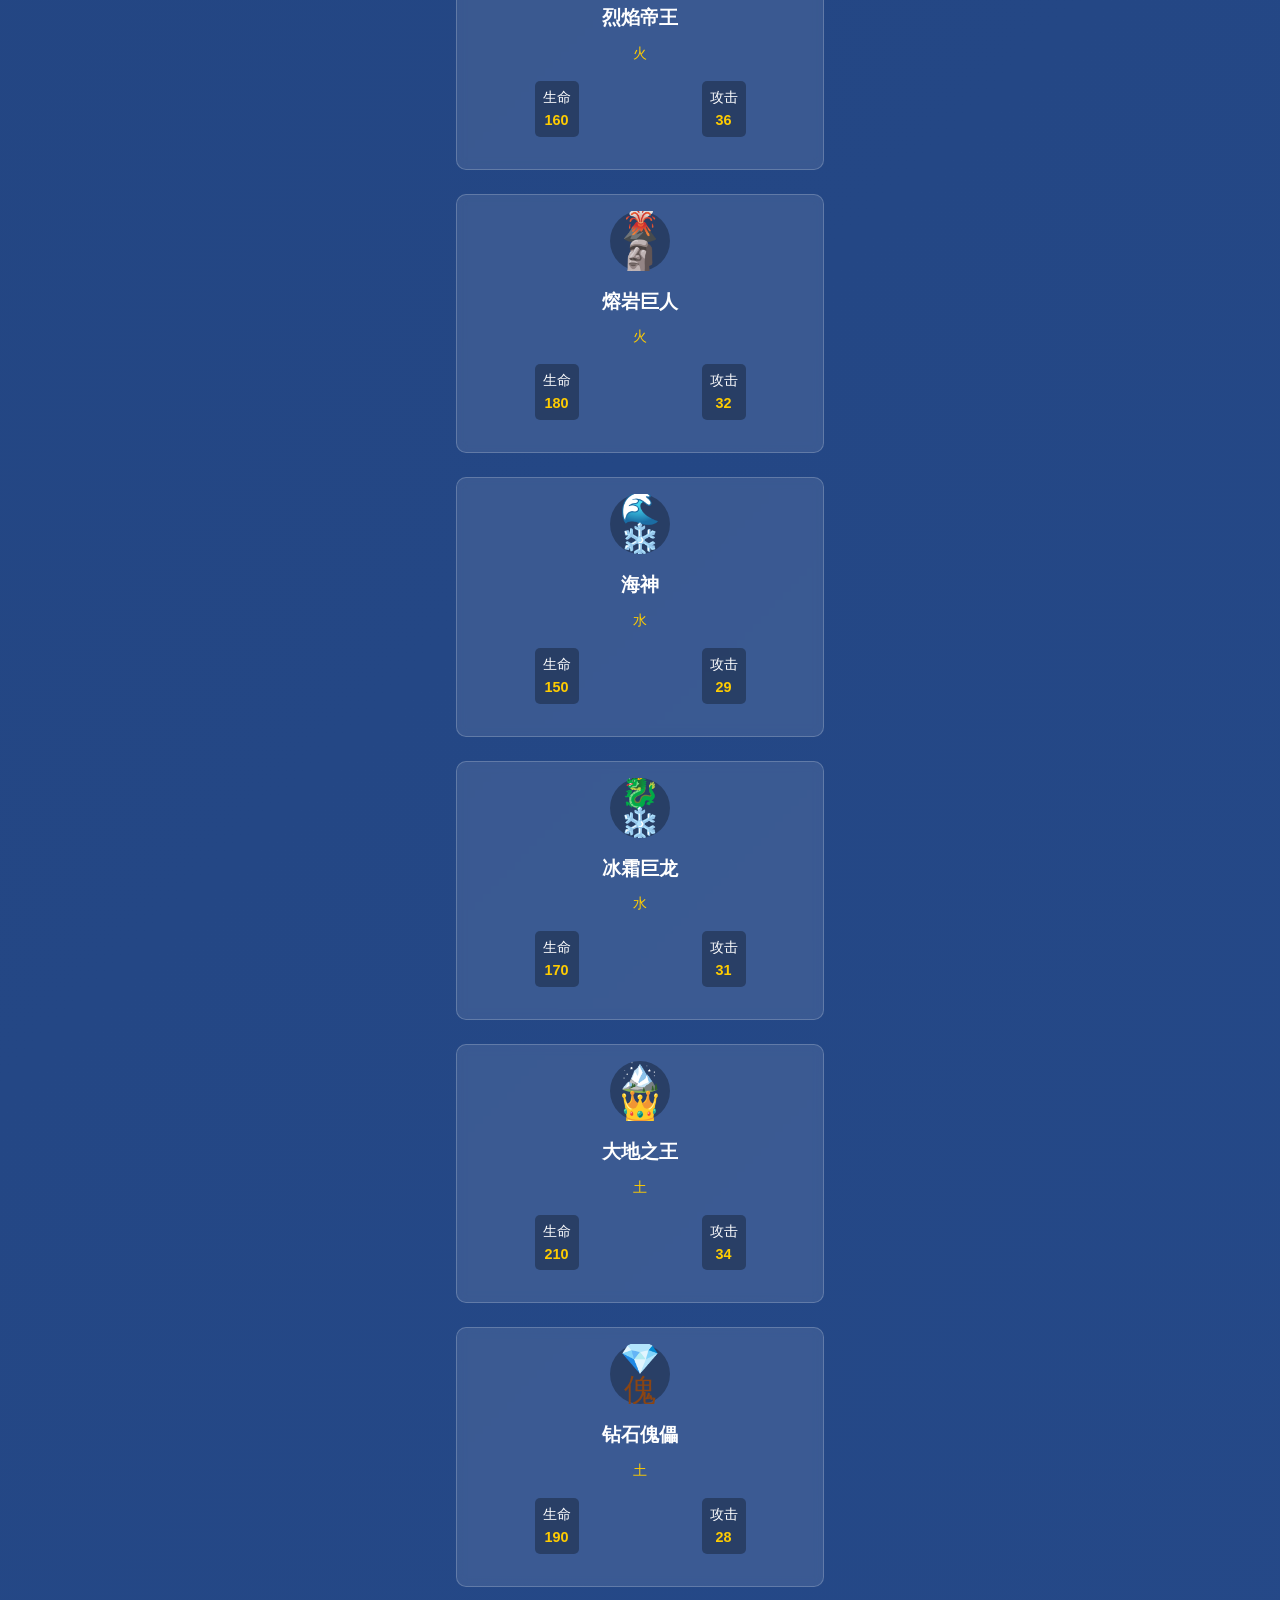
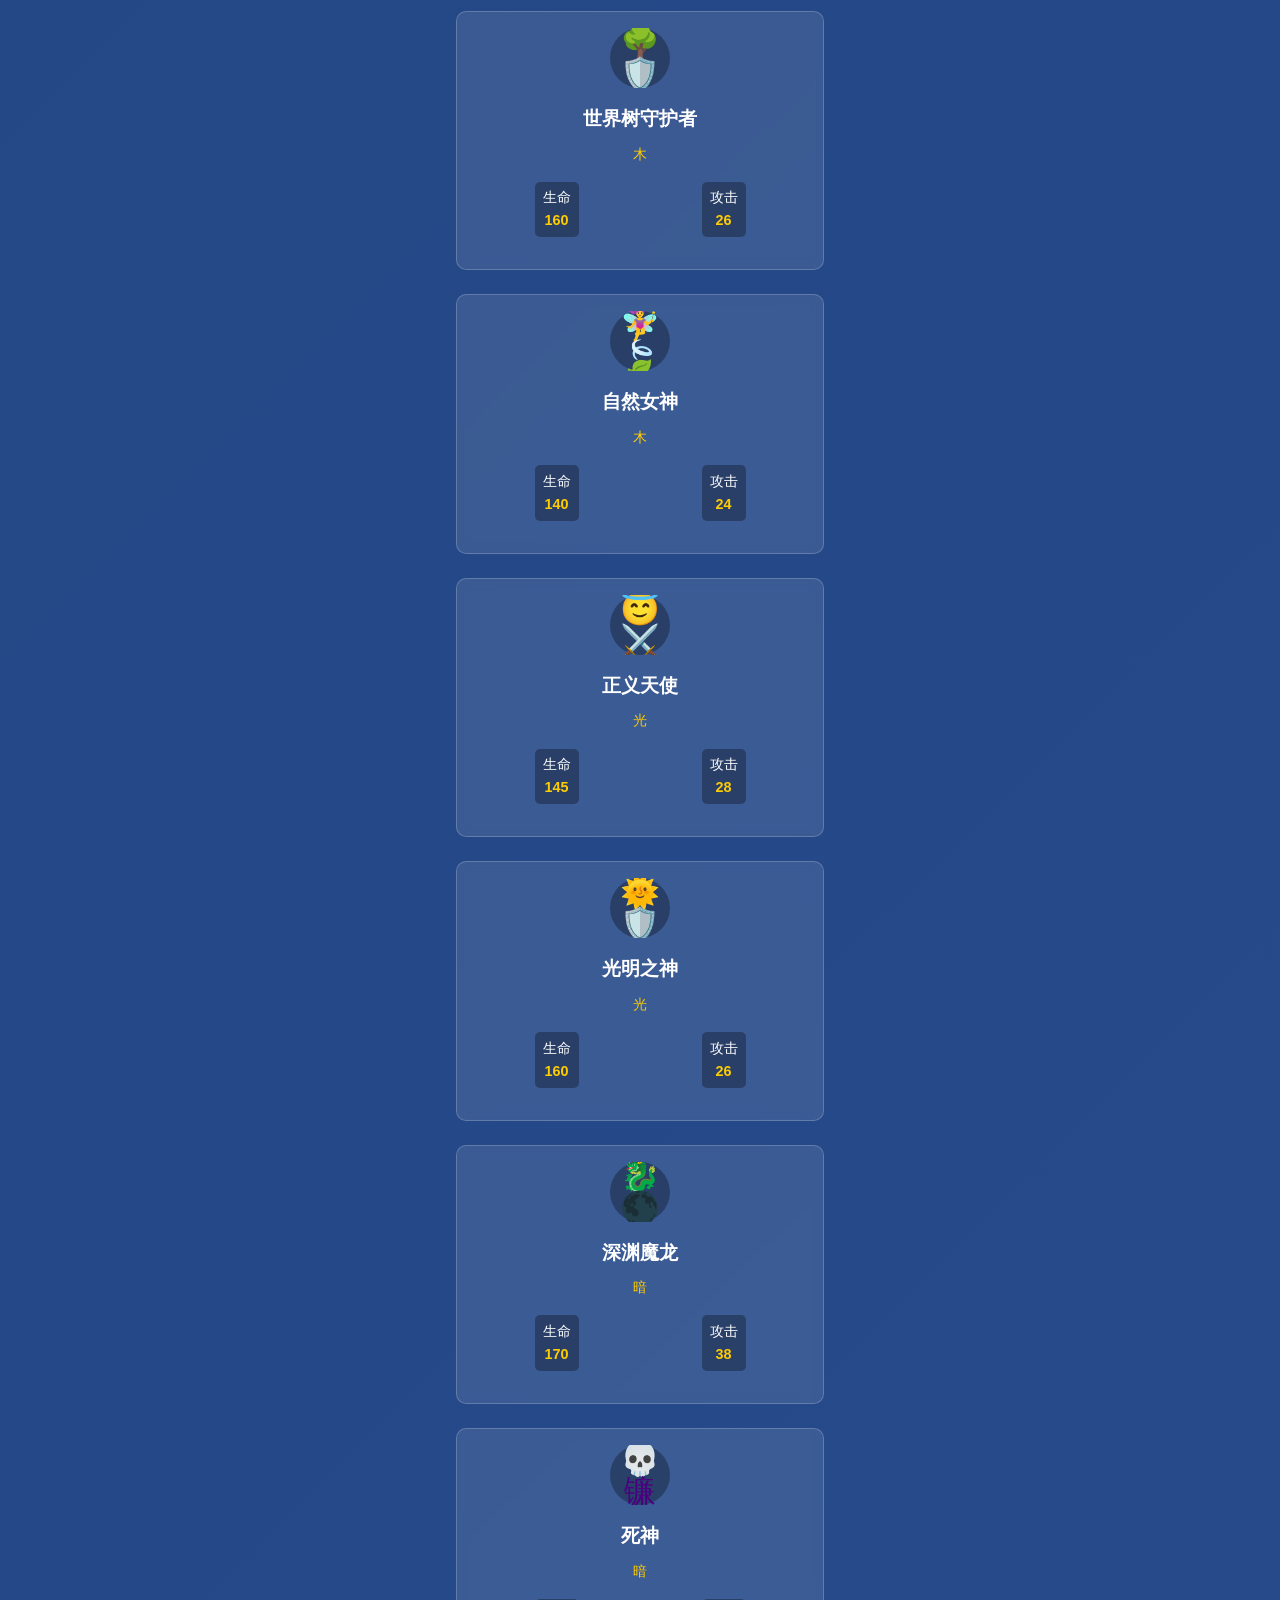
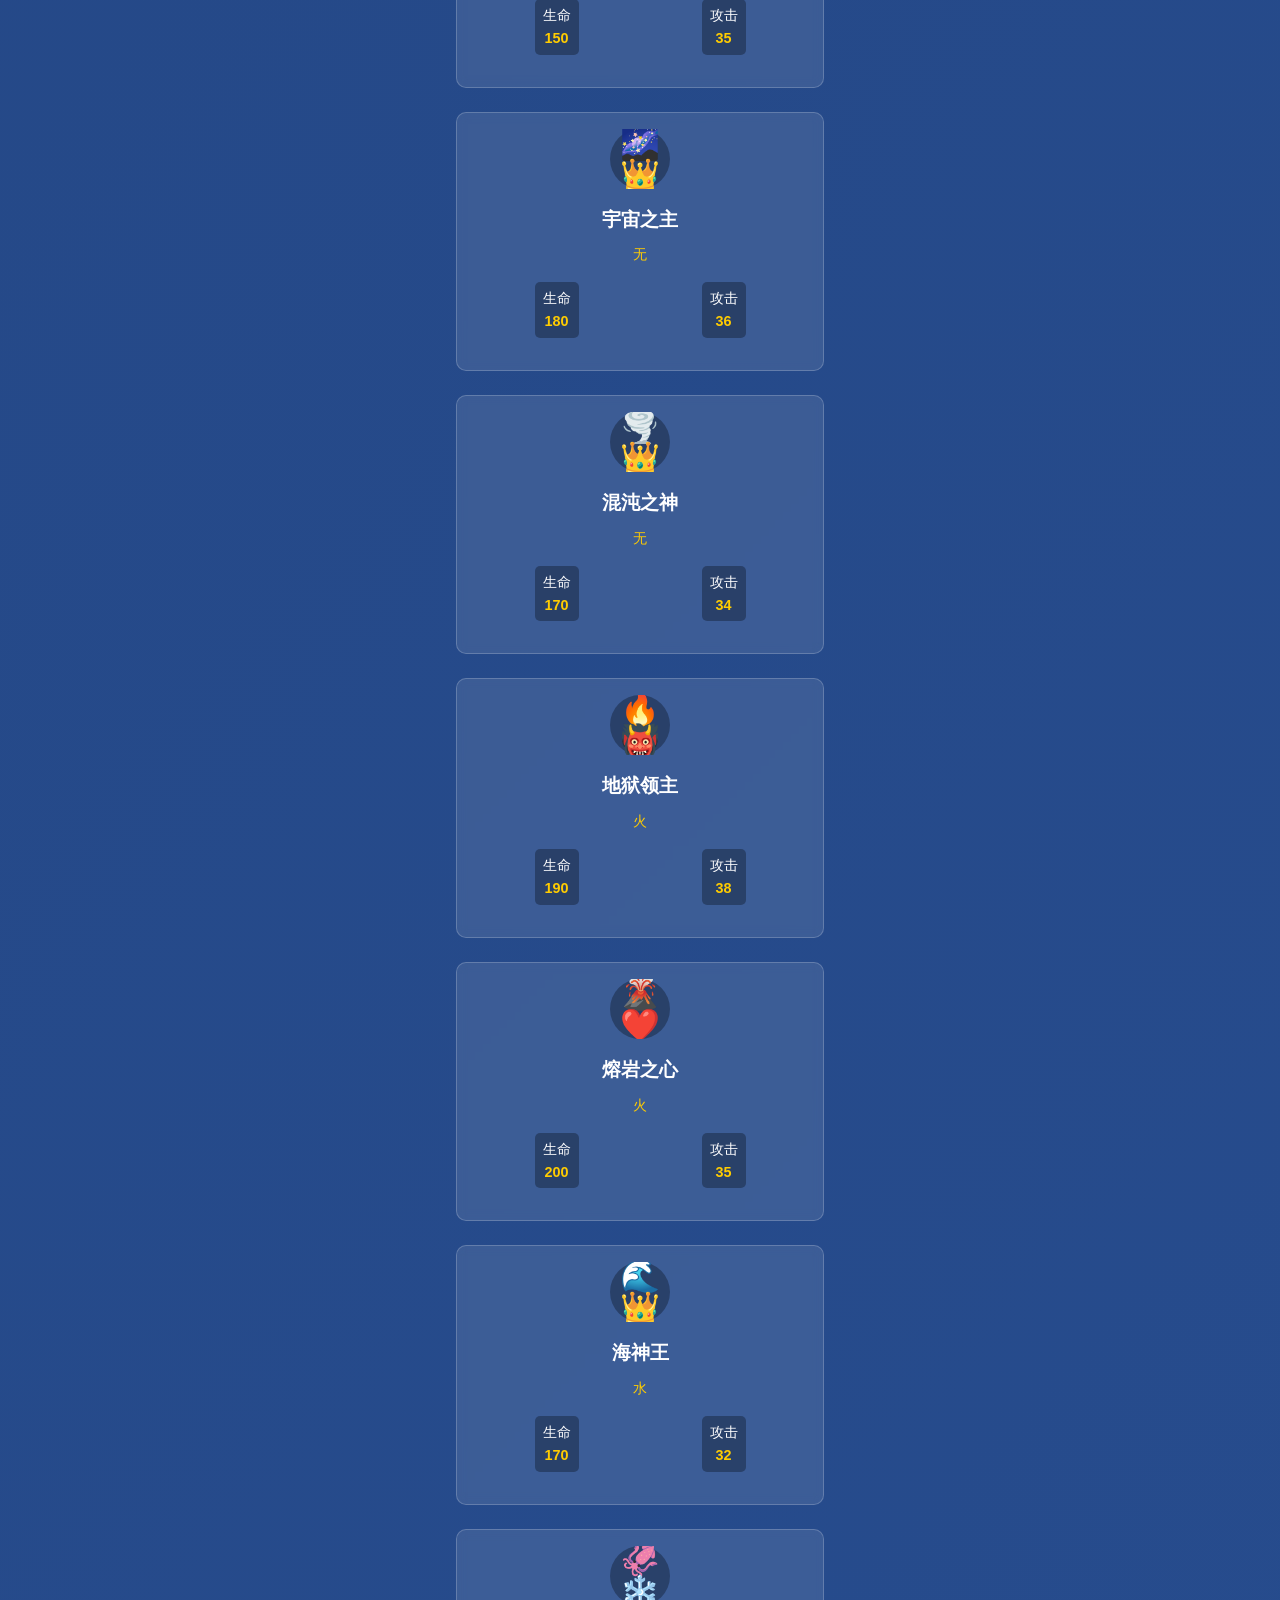
<file: src/team.html>
<!DOCTYPE html>
<html lang="zh">
<head>
    <meta charset="UTF-8">
    <meta name="viewport" content="width=device-width, initial-scale=1.0">
    <title>队伍配置 - Pokémon Style Game</title>
    <link rel="stylesheet" href="styles.css">
</head>
<body>
    <header>
        <h1>队伍配置</h1>
        <nav>
            <ul class="nav-menu">
                <li><a href="index.html">首页</a></li>
                <li><a href="endless.html">无尽模式</a></li>
                <li><a href="character-editor.html">角色编辑器</a></li>
                <li><a href="shop.html">商城</a></li>
                <li><a href="team.html">队伍配置</a></li>
                <li><a href="inventory.html">背包</a></li>
            </ul>
        </nav>
    </header>

    <main class="game-container">
        <h2>配置你的队伍</h2>
        
        <div class="team-management">
            <div class="team-controls">
                <input type="file" id="upload-character" accept=".json" style="display: none;">
                <input type="file" id="upload-team" accept=".json" style="display: none;">
                <button id="upload-character-btn" class="btn">上传角色</button>
                <button id="upload-team-btn" class="btn">上传队伍</button>
                <button id="save-team-btn" class="btn primary">保存队伍</button>
                <button id="load-team-btn" class="btn secondary">加载队伍</button>
            </div>
            
            <div class="team-container">
                <div class="team-slots">
                    <h3>当前队伍</h3>
                    <div class="team-slots-container" id="team-slots">
                        <!-- 队伍栏位将通过JavaScript动态生成 -->
                    </div>
                </div>
                
                <div class="available-characters">
                    <h3>可用角色</h3>
                    <div class="character-grid" id="available-characters">
                        <!-- 可用角色将通过JavaScript动态生成 -->
                    </div>
                </div>
            </div>
            
            <div class="team-stats">
                <h3>队伍统计</h3>
                <div id="team-stats-content">
                    <!-- 队伍统计将通过JavaScript动态生成 -->
                </div>
            </div>
        </div>
    </main>

    <script src="script.js"></script>
    <script src="team.js"></script>
</body>
</html>
</file>
<file: src/styles.css>
/* 全局样式 */
* {
    margin: 0;
    padding: 0;
    box-sizing: border-box;
}

body {
    font-family: 'Arial', sans-serif;
    background: linear-gradient(135deg, #1e3c72, #2a5298);
    color: #fff;
    line-height: 1.6;
}

header {
    background: rgba(0, 0, 0, 0.7);
    padding: 1rem;
    text-align: center;
    position: relative;
}

header h1 {
    font-size: 2.5rem;
    margin-bottom: 1rem;
    text-shadow: 2px 2px 4px rgba(0, 0, 0, 0.5);
    background: linear-gradient(to right, #ff9966, #ff5e62);
    -webkit-background-clip: text;
    -webkit-text-fill-color: transparent;
}

.nav-menu {
    display: flex;
    justify-content: center;
    list-style: none;
    flex-wrap: wrap;
}

.nav-menu li {
    margin: 0 1rem;
}

.nav-menu a {
    color: #fff;
    text-decoration: none;
    font-weight: bold;
    padding: 0.5rem 1rem;
    border-radius: 5px;
    transition: all 0.3s ease;
}

.nav-menu a:hover {
    background: rgba(255, 255, 255, 0.2);
}

/* 主要内容区域 */
main {
    max-width: 1200px;
    margin: 2rem auto;
    padding: 0 1rem;
}

.hero {
    text-align: center;
    padding: 3rem 1rem;
    background: rgba(0, 0, 0, 0.3);
    border-radius: 15px;
    margin-bottom: 2rem;
    backdrop-filter: blur(10px);
}

.hero h2 {
    font-size: 2rem;
    margin-bottom: 1rem;
}

.hero p {
    font-size: 1.2rem;
    margin-bottom: 2rem;
}

.cta-buttons {
    display: flex;
    justify-content: center;
    gap: 1rem;
    flex-wrap: wrap;
}

.btn {
    display: inline-block;
    padding: 1rem 2rem;
    border-radius: 50px;
    text-decoration: none;
    font-weight: bold;
    transition: all 0.3s ease;
    border: none;
    cursor: pointer;
    font-size: 1rem;
}

.btn.primary {
    background: linear-gradient(to right, #ff9966, #ff5e62);
    color: white;
}

.btn.secondary {
    background: linear-gradient(to right, #2193b0, #6dd5ed);
    color: white;
}

.btn:hover {
    transform: translateY(-3px);
    box-shadow: 0 5px 15px rgba(0, 0, 0, 0.3);
}

/* 特性卡片 */
.features {
    display: grid;
    grid-template-columns: repeat(auto-fit, minmax(250px, 1fr));
    gap: 2rem;
    margin-top: 2rem;
}

.feature-card {
    background: rgba(255, 255, 255, 0.1);
    padding: 2rem;
    border-radius: 10px;
    text-align: center;
    transition: transform 0.3s ease;
    backdrop-filter: blur(10px);
    border: 1px solid rgba(255, 255, 255, 0.2);
}

.feature-card:hover {
    transform: translateY(-10px);
}

.feature-card h3 {
    font-size: 1.5rem;
    margin-bottom: 1rem;
    color: #ffcc00;
}

/* 属性克制关系 */
.type-effectiveness {
    background: rgba(0, 0, 0, 0.3);
    border-radius: 10px;
    padding: 2rem;
    margin-top: 2rem;
}

.type-effectiveness h2 {
    text-align: center;
    margin-bottom: 1.5rem;
    color: #ffcc00;
}

.effectiveness-explanation {
    margin-bottom: 2rem;
}

.effectiveness-explanation ul {
    list-style: none;
    display: flex;
    flex-wrap: wrap;
    gap: 1rem;
    margin-top: 1rem;
}

.effectiveness-explanation li {
    display: flex;
    align-items: center;
    gap: 0.5rem;
}

.effectiveness-super {
    color: #ff5555;
    font-weight: bold;
}

.effectiveness-normal {
    color: #ffffff;
    font-weight: bold;
}

.effectiveness-not {
    color: #5555ff;
    font-weight: bold;
}

.effectiveness-none {
    color: #888888;
    font-weight: bold;
}

.effectiveness-table {
    overflow-x: auto;
}

.effectiveness-table table {
    width: 100%;
    border-collapse: collapse;
    background: rgba(255, 255, 255, 0.1);
    border-radius: 10px;
}

.effectiveness-table th,
.effectiveness-table td {
    padding: 1rem;
    text-align: center;
    border: 1px solid rgba(255, 255, 255, 0.2);
}

.effectiveness-table th {
    background: rgba(0, 0, 0, 0.3);
    font-weight: bold;
}

.effectiveness-table tbody tr:nth-child(even) {
    background: rgba(255, 255, 255, 0.05);
}

/* 游戏界面通用样式 */
.game-container {
    max-width: 1200px;
    margin: 2rem auto;
    padding: 1rem;
}

.game-header {
    display: flex;
    justify-content: space-between;
    align-items: center;
    margin-bottom: 2rem;
    flex-wrap: wrap;
    gap: 1rem;
}

.game-title {
    font-size: 2rem;
    color: #ffcc00;
}

/* 标签页 */
.inventory-tabs, .community-tabs {
    display: flex;
    flex-wrap: wrap;
    gap: 0.5rem;
    margin-bottom: 2rem;
    border-bottom: 2px solid rgba(255, 255, 255, 0.2);
}

.tab-btn {
    background: rgba(255, 255, 255, 0.1);
    border: none;
    padding: 1rem 1.5rem;
    color: white;
    cursor: pointer;
    border-radius: 5px 5px 0 0;
    font-weight: bold;
    transition: all 0.3s ease;
}

.tab-btn:hover {
    background: rgba(255, 255, 255, 0.2);
}

.tab-btn.active {
    background: rgba(255, 255, 255, 0.3);
    border-bottom: 3px solid #ffcc00;
}

.tab-content {
    display: none;
}

.tab-content.active {
    display: block;
}

/* 搜索框和布局控制 */
.inventory-controls {
    display: flex;
    justify-content: space-between;
    align-items: center;
    margin-bottom: 1rem;
    flex-wrap: wrap;
    gap: 1rem;
}

.search-box input {
    padding: 0.8rem;
    border-radius: 5px;
    border: none;
    background: rgba(0, 0, 0, 0.3);
    color: white;
    min-width: 200px;
}

.layout-controls {
    display: flex;
    gap: 0.5rem;
}

.layout-btn {
    padding: 0.5rem 1rem;
    border: none;
    border-radius: 5px;
    background: rgba(255, 255, 255, 0.1);
    color: white;
    cursor: pointer;
    transition: all 0.3s ease;
}

.layout-btn:hover {
    background: rgba(255, 255, 255, 0.2);
}

.layout-btn.active {
    background: rgba(255, 255, 255, 0.3);
    border-bottom: 2px solid #ffcc00;
}

/* 角色网格布局 */
.character-grid {
    display: grid;
    grid-template-columns: repeat(auto-fill, minmax(200px, 1fr));
    gap: 1.5rem;
}

.character-card {
    background: rgba(255, 255, 255, 0.1);
    border-radius: 10px;
    padding: 1rem;
    text-align: center;
    transition: all 0.3s ease;
    backdrop-filter: blur(5px);
    border: 1px solid rgba(255, 255, 255, 0.2);
    cursor: pointer;
    position: relative;
}

.character-card:hover {
    transform: scale(1.05);
    background: rgba(255, 255, 255, 0.2);
}

/* 角色列表布局 */
.character-list {
    display: flex;
    flex-direction: column;
    gap: 1rem;
}

.character-list-item {
    background: rgba(255, 255, 255, 0.1);
    border-radius: 10px;
    padding: 1rem;
    backdrop-filter: blur(5px);
    border: 1px solid rgba(255, 255, 255, 0.2);
}

.character-list-header {
    display: flex;
    align-items: center;
    gap: 1rem;
    margin-bottom: 1rem;
}

.character-image {
    width: 60px;
    height: 60px;
    margin: 0 auto 1rem;
    background: rgba(0, 0, 0, 0.3);
    border-radius: 50%;
    display: flex;
    align-items: center;
    justify-content: center;
    font-size: 2rem;
    flex-shrink: 0; /* 防止图片被压缩 */
}

/* 修复两个emoji显示问题 */
.character-image span {
    display: flex;
    align-items: center;
    justify-content: center;
    width: 100%;
    height: 100%;
    overflow: hidden;
    word-break: break-all;
    line-height: 1;
}

.character-info {
    flex: 1;
}

.character-name {
    font-size: 1.2rem;
    font-weight: bold;
    margin-bottom: 0.5rem;
}

.character-type {
    font-size: 0.9rem;
    color: #ffcc00;
    margin-bottom: 0.5rem;
}

.character-stats {
    display: flex;
    justify-content: space-around;
    margin: 1rem 0;
    font-size: 0.9rem;
}

.stat {
    text-align: center;
}

.stat-value {
    font-weight: bold;
    color: #ffcc00;
}

.character-actions {
    display: flex;
    justify-content: space-between;
    margin-top: 1rem;
    gap: 0.5rem;
}

.character-actions button {
    flex: 1;
    padding: 0.5rem;
    border: none;
    border-radius: 5px;
    cursor: pointer;
    font-weight: bold;
}

.edit-btn {
    background: #2196F3;
    color: white;
}

.delete-btn {
    background: #f44336;
    color: white;
}

.character-description {
    font-size: 0.9rem;
    margin-top: 1rem;
    padding: 0.5rem;
    background: rgba(0, 0, 0, 0.2);
    border-radius: 5px;
    max-height: 100px;
    overflow-y: auto;
}

.short-desc p {
    margin: 0;
}

/* 物品网格布局 */
.items-grid {
    display: grid;
    grid-template-columns: repeat(auto-fill, minmax(250px, 1fr));
    gap: 1.5rem;
}

.item-card {
    background: rgba(255, 255, 255, 0.1);
    border-radius: 10px;
    padding: 1rem;
    backdrop-filter: blur(5px);
    border: 1px solid rgba(255, 255, 255, 0.2);
}

.item-header {
    display: flex;
    align-items: center;
    gap: 1rem;
    margin-bottom: 1rem;
}

.item-image {
    width: 60px;
    height: 60px;
    background: rgba(0, 0, 0, 0.3);
    border-radius: 50%;
    display: flex;
    align-items: center;
    justify-content: center;
    font-size: 2rem;
    flex-shrink: 0; /* 防止图片被压缩 */
}

/* 修复两个emoji显示问题 */
.item-image span {
    display: flex;
    align-items: center;
    justify-content: center;
    width: 100%;
    height: 100%;
    overflow: hidden;
    word-break: break-all;
    line-height: 1;
}

.item-info {
    flex: 1;
}

.item-name {
    font-size: 1.2rem;
    font-weight: bold;
    margin-bottom: 0.2rem;
}

.item-type {
    font-size: 0.9rem;
    color: #ffcc00;
}

.item-description {
    font-size: 0.9rem;
    margin-bottom: 1rem;
    padding: 0.5rem;
    background: rgba(0, 0, 0, 0.2);
    border-radius: 5px;
}

.item-stats {
    display: flex;
    flex-wrap: wrap;
    gap: 0.5rem;
    font-size: 0.9rem;
}

.stat {
    background: rgba(0, 0, 0, 0.3);
    padding: 0.3rem 0.5rem;
    border-radius: 5px;
}

.item-actions {
    display: flex;
    justify-content: flex-end;
    gap: 0.5rem;
}

/* 物品列表布局 */
.items-list {
    display: flex;
    flex-direction: column;
    gap: 1rem;
}

.item-list-item {
    background: rgba(255, 255, 255, 0.1);
    border-radius: 10px;
    padding: 1rem;
    backdrop-filter: blur(5px);
    border: 1px solid rgba(255, 255, 255, 0.2);
}

/* 战斗界面 */
.battle-container {
    display: flex;
    flex-direction: column;
    align-items: center;
    gap: 2rem;
}

.battle-area {
    display: flex;
    justify-content: space-around;
    width: 100%;
    align-items: center;
    flex-wrap: wrap;
    gap: 1rem;
}

.player-side, .enemy-side {
    text-align: center;
    flex: 1;
    min-width: 300px;
}

.player-character, .enemy-character {
    width: 150px;
    height: 150px;
    margin: 0 auto;
    background: rgba(0, 0, 0, 0.3);
    border-radius: 50%;
    display: flex;
    align-items: center;
    justify-content: center;
    font-size: 4rem;
    position: relative;
    flex-shrink: 0; /* 防止图片被压缩 */
}

/* 修复两个emoji显示问题 */
.player-character span, .enemy-character span {
    display: flex;
    align-items: center;
    justify-content: center;
    width: 100%;
    height: 100%;
    overflow: hidden;
    word-break: break-all;
    line-height: 1;
}

.health-bar-container, .mana-bar-container, .rage-bar-container {
    margin: 1rem 0;
}

.bar-label {
    display: flex;
    justify-content: space-between;
    margin-bottom: 0.5rem;
}

.bar-background {
    height: 20px;
    background: rgba(0, 0, 0, 0.3);
    border-radius: 10px;
    overflow: hidden;
}

.health-bar {
    height: 100%;
    background: linear-gradient(to right, #ff0000, #ff9900);
    border-radius: 10px;
    transition: width 0.5s ease;
}

.mana-bar {
    height: 100%;
    background: linear-gradient(to right, #0066ff, #00ccff);
    border-radius: 10px;
    transition: width 0.5s ease;
}

.rage-bar {
    height: 100%;
    background: linear-gradient(to right, #ff9900, #ff0000);
    border-radius: 10px;
    transition: width 0.5s ease;
}

/* 技能按钮 */
.skills-container {
    display: grid;
    grid-template-columns: repeat(auto-fit, minmax(150px, 1fr));
    gap: 1rem;
    max-width: 800px;
    width: 100%;
}

.skill-btn {
    padding: 1rem;
    background: rgba(255, 255, 255, 0.1);
    border: none;
    border-radius: 10px;
    color: white;
    font-weight: bold;
    cursor: pointer;
    transition: all 0.3s ease;
    min-height: 80px;
    display: flex;
    flex-direction: column;
    justify-content: center;
    align-items: center;
}

.skill-btn:hover {
    background: rgba(255, 255, 255, 0.3);
    transform: translateY(-3px);
}

.skill-btn:disabled {
    opacity: 0.5;
    cursor: not-allowed;
}

/* 队伍界面 */
.team-management {
    display: flex;
    flex-direction: column;
    gap: 2rem;
}

.team-controls {
    display: flex;
    gap: 1rem;
    flex-wrap: wrap;
}

.team-container {
    display: grid;
    grid-template-columns: repeat(auto-fill, minmax(300px, 1fr));
    gap: 2rem;
}

.team-slots {
    flex: 1;
}

.team-slots-container {
    display: grid;
    grid-template-columns: repeat(auto-fill, minmax(150px, 1fr));
    gap: 1rem;
}

.available-characters {
    flex: 2;
}

.character-controls {
    margin-bottom: 1rem;
}

.team-slot {
    background: rgba(255, 255, 255, 0.1);
    border-radius: 10px;
    padding: 1rem;
    text-align: center;
    min-height: 250px;
    display: flex;
    flex-direction: column;
    justify-content: center;
    align-items: center;
    border: 2px dashed rgba(255, 255, 255, 0.3);
    position: relative;
}

.team-slot.empty {
    justify-content: center;
}

.team-slot.empty p {
    color: #aaa;
}

.remove-btn {
    position: absolute;
    top: 10px;
    right: 10px;
    background: #f44336;
    color: white;
    border: none;
    border-radius: 50%;
    width: 30px;
    height: 30px;
    cursor: pointer;
    font-weight: bold;
}

/* 商城界面 */
.shop-controls {
    display: flex;
    justify-content: space-between;
    align-items: center;
    margin-bottom: 2rem;
    flex-wrap: wrap;
    gap: 1rem;
}

.search-box {
    display: flex;
    gap: 1rem;
    flex-wrap: wrap;
}

.search-box input, .search-box select {
    padding: 0.8rem;
    border-radius: 5px;
    border: none;
    background: rgba(0, 0, 0, 0.3);
    color: white;
}

/* 角色编辑器 */
.editor-container {
    background: rgba(255, 255, 255, 0.1);
    border-radius: 10px;
    padding: 2rem;
    margin-bottom: 2rem;
    backdrop-filter: blur(5px);
}

.form-group {
    margin-bottom: 1.5rem;
}

.form-group label {
    display: block;
    margin-bottom: 0.5rem;
    font-weight: bold;
}

.form-group input, .form-group select, .form-group textarea {
    width: 100%;
    padding: 0.8rem;
    border-radius: 5px;
    border: none;
    background: rgba(0, 0, 0, 0.3);
    color: white;
}

.character-preview {
    display: flex;
    flex-direction: column;
    align-items: center;
    margin-top: 2rem;
    padding: 1rem;
    background: rgba(0, 0, 0, 0.2);
    border-radius: 10px;
}

.preview-image {
    width: 150px;
    height: 150px;
    background: rgba(0, 0, 0, 0.3);
    border-radius: 50%;
    display: flex;
    align-items: center;
    justify-content: center;
    font-size: 4rem;
    margin-bottom: 1rem;
    flex-shrink: 0; /* 防止图片被压缩 */
}

/* 修复两个emoji显示问题 */
.preview-image span {
    display: flex;
    align-items: center;
    justify-content: center;
    width: 100%;
    height: 100%;
    overflow: hidden;
    word-break: break-all;
    line-height: 1;
}

/* 选择预览 */
.selection-preview {
    margin-top: 1rem;
    padding: 1rem;
    background: rgba(0, 0, 0, 0.2);
    border-radius: 5px;
}

.skill-preview-item, .passive-preview-item, .manaregen-preview-item, .ultimate-preview-item {
    padding: 0.8rem;
    margin-bottom: 0.5rem;
    background: rgba(255, 255, 255, 0.1);
    border-radius: 5px;
}

.skill-preview-header, .passive-preview-header, .manaregen-preview-header, .ultimate-preview-header {
    display: flex;
    justify-content: space-between;
    margin-bottom: 0.5rem;
}

.skill-name, .passive-name, .manaregen-name, .ultimate-name {
    font-weight: bold;
}

.skill-type, .passive-type, .manaregen-type, .ultimate-type {
    font-size: 0.9rem;
}

.skill-preview-details, .passive-preview-details, .manaregen-preview-details, .ultimate-preview-details {
    font-size: 0.9rem;
}

.skill-preview-details p, .passive-preview-details p, .manaregen-preview-details p, .ultimate-preview-details p {
    margin: 0.2rem 0;
}

/* 描述文本样式 */
.description-text {
    margin-bottom: 0.5rem;
    line-height: 1.5;
}

.description-text.short {
    max-height: 100px;
    overflow: hidden;
    position: relative;
}

.description-text.short:after {
    content: "";
    position: absolute;
    bottom: 0;
    left: 0;
    right: 0;
    height: 1.5em;
    background: linear-gradient(to bottom, transparent, rgba(30, 60, 114, 0.8));
}

.toggle-description {
    background: rgba(255, 255, 255, 0.2);
    color: white;
    border: none;
    padding: 0.5rem 1rem;
    border-radius: 5px;
    cursor: pointer;
    font-size: 0.9rem;
    align-self: flex-start;
    margin-top: 0.5rem;
}

.toggle-description:hover {
    background: rgba(255, 255, 255, 0.3);
}

/* 可折叠内容 */
.collapsible {
    background: rgba(255, 255, 255, 0.1);
    border-radius: 10px;
    margin-bottom: 1rem;
    overflow: hidden;
}

.collapsible-header {
    padding: 1rem;
    background: rgba(0, 0, 0, 0.3);
    cursor: pointer;
    display: flex;
    justify-content: space-between;
    align-items: center;
}

.collapsible-content {
    padding: 1rem;
    display: none;
}

.collapsible-content.show {
    display: block;
}

.expand-icon {
    transition: transform 0.3s ease;
}

.expand-icon.rotated {
    transform: rotate(180deg);
}

/* 选择强化 */
.level-up-container {
    text-align: center;
    background: rgba(0, 0, 0, 0.5);
    padding: 2rem;
    border-radius: 15px;
    max-width: 800px;
    margin: 0 auto;
}

.choices-container {
    display: flex;
    justify-content: space-around;
    flex-wrap: wrap;
    gap: 1rem;
    margin-top: 2rem;
}

.choice-card {
    background: rgba(255, 255, 255, 0.1);
    border-radius: 10px;
    padding: 1.5rem;
    width: 200px;
    cursor: pointer;
    transition: all 0.3s ease;
}

.choice-card:hover {
    transform: scale(1.05);
    background: rgba(255, 255, 255, 0.2);
}

.choice-title {
    font-size: 1.3rem;
    margin-bottom: 1rem;
    color: #ffcc00;
}

/* 模态框 */
.modal {
    position: fixed;
    top: 0;
    left: 0;
    width: 100%;
    height: 100%;
    background: rgba(0, 0, 0, 0.8);
    display: flex;
    align-items: center;
    justify-content: center;
    z-index: 1000;
}

.modal-content {
    background: rgba(30, 60, 114, 0.9);
    padding: 2rem;
    border-radius: 10px;
    max-width: 600px;
    width: 90%;
    max-height: 90vh;
    overflow-y: auto;
    position: relative;
}

.close-modal {
    position: absolute;
    top: 1rem;
    right: 1rem;
    font-size: 2rem;
    cursor: pointer;
    color: white;
}

.form-actions {
    display: flex;
    gap: 1rem;
    margin-top: 1rem;
    flex-wrap: wrap;
}

/* 队伍统计 */
.team-stats-summary {
    background: rgba(0, 0, 0, 0.3);
    padding: 1rem;
    border-radius: 10px;
}

.stats-grid {
    display: grid;
    grid-template-columns: repeat(auto-fit, minmax(200px, 1fr));
    gap: 1rem;
    margin: 1rem 0;
}

.stat-item {
    display: flex;
    justify-content: space-between;
    padding: 0.5rem;
    background: rgba(255, 255, 255, 0.1);
    border-radius: 5px;
}

.type-distribution {
    display: flex;
    flex-wrap: wrap;
    gap: 0.5rem;
    margin-top: 1rem;
}

.type-badge {
    padding: 0.3rem 0.8rem;
    border-radius: 20px;
    font-size: 0.9rem;
    font-weight: bold;
}

/* 页脚 */
footer {
    text-align: center;
    padding: 2rem;
    background: rgba(0, 0, 0, 0.7);
    margin-top: 2rem;
}

/* 响应式设计 */
@media (max-width: 768px) {
    header h1 {
        font-size: 2rem;
    }
    
    .nav-menu {
        flex-direction: column;
        align-items: center;
    }
    
    .nav-menu li {
        margin: 0.5rem 0;
    }
    
    .hero {
        padding: 2rem 1rem;
    }
    
    .hero h2 {
        font-size: 1.5rem;
    }
    
    .features {
        grid-template-columns: 1fr;
    }
    
    .cta-buttons {
        flex-direction: column;
        align-items: center;
    }
    
    .skills-container {
        grid-template-columns: 1fr;
    }
    
    .choices-container {
        flex-direction: column;
        align-items: center;
    }
    
    .choice-card {
        width: 80%;
    }
    
    .team-container {
        grid-template-columns: 1fr;
    }
    
    .team-slots-container {
        grid-template-columns: repeat(2, 1fr);
    }
    
    .shop-controls {
        flex-direction: column;
        align-items: stretch;
    }
    
    .search-box {
        width: 100%;
    }
    
    .search-box input, .search-box select {
        flex: 1;
    }
    
    .inventory-controls {
        flex-direction: column;
        align-items: stretch;
    }
    
    /* 在小屏幕上进一步调整emoji显示 */
    .character-image, .item-image, .player-character, .enemy-character, .preview-image {
        font-size: 1.5rem;
    }
    
    .effectiveness-explanation ul {
        flex-direction: column;
    }

    .versus{
        display: none;
    }
}

/* 横屏特殊处理 */
@media (orientation: landscape) and (max-height: 500px) {
    header h1 {
        font-size: 1.5rem;
    }
    
    .hero {
        padding: 1rem;
    }
    
    .features {
        grid-template-columns: repeat(4, 1fr);
    }
    
    /* 在横屏模式下调整emoji显示 */
    .character-image, .item-image, .player-character, .enemy-character, .preview-image {
        font-size: 3rem;
    }
}
</file>
